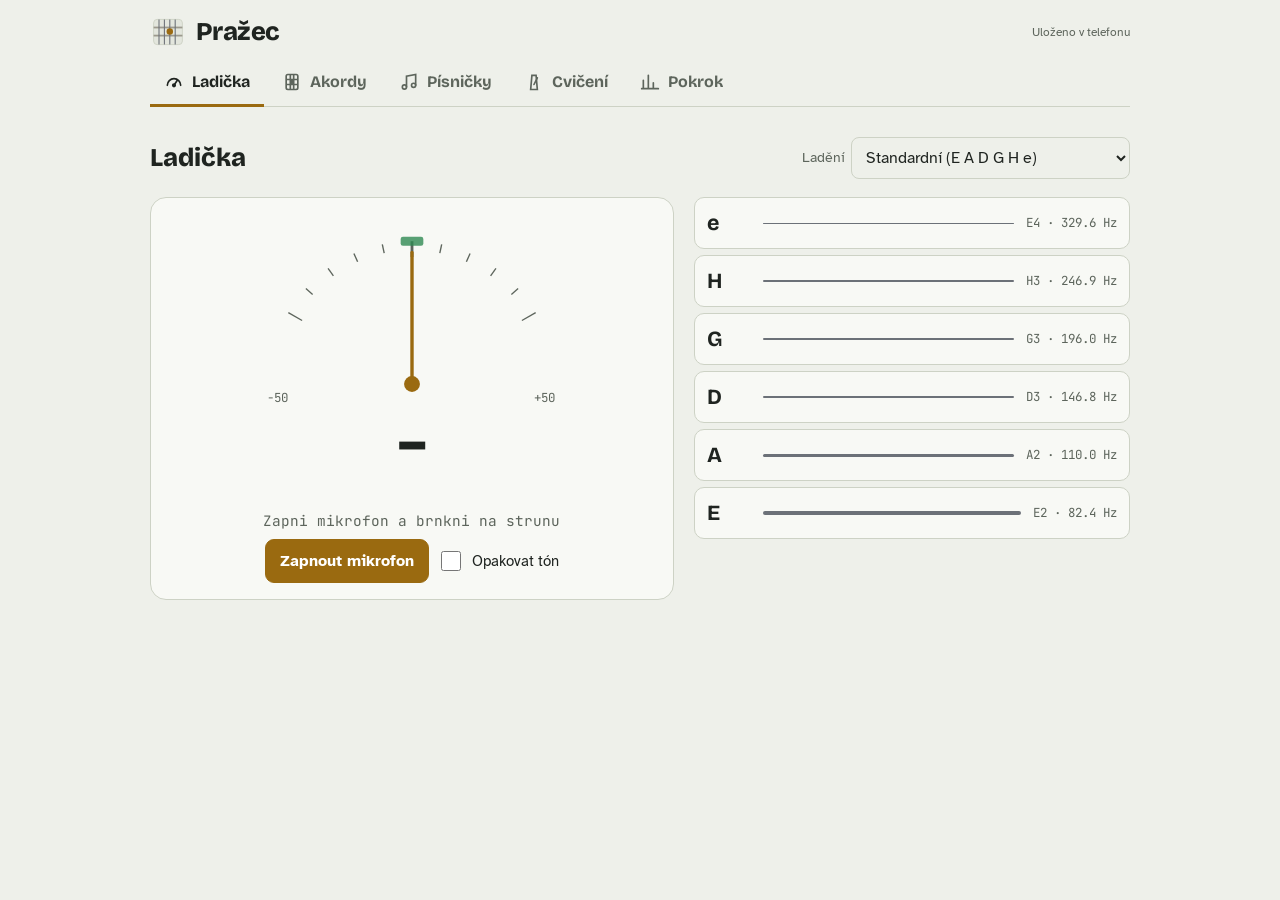
<file: docs/index.html>
<!doctype html>
<html lang="cs"><head><meta charset="utf-8">
<meta name="viewport" content="width=device-width,initial-scale=1,viewport-fit=cover">
<title>Pražec</title>
<meta name="description" content="Ladička, akordy, zpěvník a trénink na kytaru.">
<meta name="theme-color" content="#1b1713" media="(prefers-color-scheme: dark)">
<meta name="theme-color" content="#eef0ea" media="(prefers-color-scheme: light)">
<link rel="manifest" href="manifest.webmanifest">
<link rel="icon" href="icons/icon-192.png">
<link rel="apple-touch-icon" href="icons/apple-touch-icon.png">
<meta name="apple-mobile-web-app-capable" content="yes"><meta name="mobile-web-app-capable" content="yes">
<meta name="apple-mobile-web-app-status-bar-style" content="black-translucent">
<meta name="apple-mobile-web-app-title" content="Pražec">
<link rel="preconnect" href="https://fonts.googleapis.com"><link rel="preconnect" href="https://fonts.gstatic.com" crossorigin><link rel="stylesheet" href="https://fonts.googleapis.com/css2?family=Bricolage+Grotesque:opsz,wght@12..96,700;12..96,800&family=Atkinson+Hyperlegible:wght@400;700&family=JetBrains+Mono:wght@500;700&display=swap">
<style>/* Layout: phone-first workbench — compact header, one content column, thumb-reach tab bar at the bottom (top bar from 900px) */
:root{
  --bg:#1b1713; --surface:#25201a; --surface-2:#2f2820; --line:#3d3429;
  --fg:#f0e7d8; --muted:#b3a691; --accent:#e2b04e; --accent-ink:#1b1713;
  --string:#cfd2d6; --fret:#8d7c63; --sheet:rgba(0,0,0,.55);
  --lv0:#c46454; --lv1:#d08a3a; --lv2:#b9b245; --lv3:#5fae7a;
  --f-display:"Bricolage Grotesque","Segoe UI",system-ui,sans-serif;
  --f-body:"Atkinson Hyperlegible",system-ui,-apple-system,sans-serif;
  --f-mono:"JetBrains Mono",ui-monospace,Menlo,Consolas,monospace;
  --nav-h:64px; --lyr:1.05rem;
  color-scheme:dark;
}
@media (prefers-color-scheme: light){:root:not([data-theme="dark"]){
  --bg:#eef0ea; --surface:#f8f9f5; --surface-2:#e3e6dd; --line:#cdd2c5;
  --fg:#1f2420; --muted:#5d655c; --accent:#9a6a10; --accent-ink:#fff;
  --string:#6c7178; --fret:#9c9a8e; --sheet:rgba(20,24,20,.35);
  --lv0:#b24a3c; --lv1:#b86f1c; --lv2:#8a8420; --lv3:#2f8a52; color-scheme:light}}
:root[data-theme="light"]{
  --bg:#eef0ea; --surface:#f8f9f5; --surface-2:#e3e6dd; --line:#cdd2c5;
  --fg:#1f2420; --muted:#5d655c; --accent:#9a6a10; --accent-ink:#fff;
  --string:#6c7178; --fret:#9c9a8e; --sheet:rgba(20,24,20,.35);
  --lv0:#b24a3c; --lv1:#b86f1c; --lv2:#8a8420; --lv3:#2f8a52; color-scheme:light}
[hidden]{display:none!important}
*{box-sizing:border-box;-webkit-tap-highlight-color:transparent}
html,body{min-height:100%}
body{margin:0;background:var(--bg);color:var(--fg);font:16px/1.5 var(--f-body);
  padding-left:max(16px,env(safe-area-inset-left,0px));padding-right:max(16px,env(safe-area-inset-right,0px));
  padding-block:0 calc(var(--nav-h) + 28px + env(safe-area-inset-bottom,0px))}
.wrap{max-width:980px;margin:0 auto}
h1,h2,h3{font-family:var(--f-display);text-wrap:balance;margin:0;line-height:1.1}
h2{font-size:1.6rem;font-weight:800}
h3{font-size:1.08rem;font-weight:700}
p{margin:0}
code{font-family:var(--f-mono);font-size:.88em;background:var(--surface-2);padding:1px 5px;border-radius:4px}
.muted{color:var(--muted)}
.small-t{font-size:.86rem}
button,input,select,textarea{font:inherit;color:inherit}
button{cursor:pointer;touch-action:manipulation}
:focus-visible{outline:2px solid var(--accent);outline-offset:2px;border-radius:4px}

header.top{display:flex;align-items:center;justify-content:space-between;gap:12px;padding-block:calc(14px + env(safe-area-inset-top,0px)) 10px}
.brand{display:flex;align-items:center;gap:10px}
.brand h1{font-size:1.6rem;font-weight:800;letter-spacing:-.02em}
.save-note{font-size:.75rem;color:var(--muted);text-align:right;max-width:16em}

nav.tabs{position:fixed;left:0;right:0;bottom:0;z-index:20;display:grid;grid-template-columns:repeat(5,1fr);
  background:var(--surface);border-top:1px solid var(--line);
  padding:0 max(4px,env(safe-area-inset-right,0px)) env(safe-area-inset-bottom,0px) max(4px,env(safe-area-inset-left,0px))}
nav.tabs a{display:grid;justify-items:center;gap:2px;padding:8px 2px 6px;min-height:var(--nav-h);color:var(--muted);text-decoration:none;font-size:.72rem;font-weight:700}
nav.tabs a svg{width:24px;height:24px}
nav.tabs a[aria-current="page"]{color:var(--accent)}
@media (min-width:900px){
  body{padding-block:0 48px}
  nav.tabs{position:static;display:flex;gap:4px;background:transparent;border:0;border-bottom:1px solid var(--line);padding:0;margin-bottom:24px;max-width:980px;margin-inline:auto}
  nav.tabs a{display:flex;gap:8px;align-items:center;min-height:0;padding:10px 14px;font-size:1rem;font-family:var(--f-display);border-bottom:3px solid transparent;margin-bottom:-1px}
  nav.tabs a svg{width:20px;height:20px}
  nav.tabs a[aria-current="page"]{color:var(--fg);border-color:var(--accent)}
}
section.view{display:grid;gap:18px;padding-top:6px}
.lead{max-width:62ch;color:var(--muted)}
.sub{display:flex;gap:4px;background:var(--surface-2);border-radius:10px;padding:4px;overflow-x:auto;scrollbar-width:none}
.sub button{flex:1 0 auto;border:0;background:transparent;border-radius:7px;padding:8px 12px;font-weight:700;color:var(--muted);white-space:nowrap}
.sub button[aria-pressed="true"]{background:var(--surface);color:var(--fg);box-shadow:0 1px 2px rgba(0,0,0,.2)}

.btn{display:inline-flex;align-items:center;justify-content:center;gap:6px;border:1px solid var(--line);background:var(--surface-2);padding:8px 14px;border-radius:9px;font-weight:700;min-height:44px}
a.btn{color:inherit;text-decoration:none}
a.btn.primary{color:var(--accent-ink)}
.btn:hover{border-color:var(--accent)}
.btn.primary{background:var(--accent);color:var(--accent-ink);border-color:var(--accent)}
.btn.ghost{background:transparent}
.btn.small{min-height:36px;padding:4px 10px;font-size:.875rem}
.btn.danger{color:var(--lv0)}
.btn.wide{width:100%}
.btn svg{width:18px;height:18px}
.row{display:flex;flex-wrap:wrap;gap:8px;align-items:center}
.row.between{justify-content:space-between}
.panel{background:var(--surface);border:1px solid var(--line);border-radius:14px;padding:16px;display:grid;gap:12px;min-width:0}
.notice{border-left:3px solid var(--accent);padding:8px 12px;background:var(--surface);border-radius:0 8px 8px 0;font-size:.9rem}
label{display:grid;gap:4px;font-size:.85rem;color:var(--muted)}
label.inline{display:flex;align-items:center;gap:8px;font-size:.92rem;color:var(--fg)}
input,select,textarea{background:var(--bg);border:1px solid var(--line);border-radius:8px;padding:9px 10px;color:var(--fg);min-width:0;font-size:16px}
input[type=checkbox]{width:20px;height:20px;accent-color:var(--accent)}
input[type=range]{accent-color:var(--accent);padding:0;border:0;background:transparent}
textarea{min-height:240px;font-family:var(--f-mono);font-size:14px;line-height:1.5;resize:vertical}
.empty{border:1px dashed var(--line);border-radius:14px;padding:24px;text-align:center;color:var(--muted);display:grid;gap:10px;justify-items:center}

/* tuner */
.tuner{display:grid;grid-template-columns:minmax(0,1.2fr) minmax(0,1fr);gap:20px;align-items:start}
@media (max-width:760px){.tuner{grid-template-columns:1fr}}
.meter{background:var(--surface);border:1px solid var(--line);border-radius:16px;padding:16px;display:grid;gap:8px;justify-items:center;text-align:center}
.meter svg{width:100%;max-width:340px;height:auto}
.note-big{font-family:var(--f-display);font-weight:800;font-size:3.4rem;line-height:1}
.cents{font-family:var(--f-mono);font-variant-numeric:tabular-nums;color:var(--muted);font-size:.9rem}
.hint{font-family:var(--f-display);font-weight:700;font-size:1.1rem;min-height:1.4em}
.headstock{display:grid;gap:6px}
.str{display:grid;grid-template-columns:44px 1fr auto;align-items:center;gap:12px;background:var(--surface);border:1px solid var(--line);border-radius:10px;padding:8px 12px;text-align:left;min-height:52px}
.str:hover,.str.on{border-color:var(--accent)}
.str.target{border-color:var(--lv3)}
.str b{font-family:var(--f-display);font-size:1.35rem}
.str .wire{height:var(--w,2px);background:var(--string);border-radius:2px}
.str.on .wire{animation:vib .08s linear infinite}
@keyframes vib{50%{transform:translateY(1.5px)}}
.str span{font-family:var(--f-mono);font-size:.78rem;color:var(--muted);font-variant-numeric:tabular-nums}

/* chords */
.chips{display:flex;gap:6px;overflow-x:auto;scrollbar-width:none;padding-bottom:2px}
.chip{flex:none;border:1px solid var(--line);background:transparent;border-radius:999px;padding:6px 12px;font-size:.875rem;color:var(--muted)}
.chip[aria-pressed="true"]{background:var(--fg);color:var(--bg);border-color:var(--fg)}
.grid{display:grid;grid-template-columns:repeat(auto-fill,minmax(140px,1fr));gap:10px}
@media (max-width:420px){.grid{grid-template-columns:repeat(2,minmax(0,1fr))}}
.card{background:var(--surface);border:1px solid var(--line);border-radius:12px;padding:10px;display:grid;gap:6px;justify-items:center}
.card .name{font-family:var(--f-display);font-weight:800;font-size:1.4rem;line-height:1}
.card .alias{font-size:.72rem;color:var(--muted);min-height:1.1em}
.card .dg{width:100%;max-width:120px;cursor:pointer}
.card .dg svg,.dg svg{width:100%;height:auto;display:block}
.lvl{display:grid;grid-template-columns:repeat(4,1fr);gap:3px;width:100%}
.lvl button{height:32px;border:1px solid var(--line);background:transparent;border-radius:6px;font-size:.8rem;padding:0;color:var(--muted)}
.lvl button[aria-pressed="true"]{color:#fff;border-color:transparent}
.lvl button[data-l="0"][aria-pressed="true"]{background:var(--lv0)}
.lvl button[data-l="1"][aria-pressed="true"]{background:var(--lv1)}
.lvl button[data-l="2"][aria-pressed="true"]{background:var(--lv2)}
.lvl button[data-l="3"][aria-pressed="true"]{background:var(--lv3)}
.lvl-label{font-size:.72rem;color:var(--muted);text-align:center}
.legend{display:flex;flex-wrap:wrap;gap:12px;font-size:.82rem;color:var(--muted)}
.legend i{display:inline-block;width:10px;height:10px;border-radius:3px;margin-right:5px;vertical-align:-1px}

/* songs */
.songs{display:grid;grid-template-columns:minmax(0,290px) minmax(0,1fr);gap:20px;align-items:start}
@media (max-width:760px){.songs{grid-template-columns:1fr}.songs.reading .song-col{display:none}.songs:not(.reading) .pane-col{display:none}}
.song-col{display:grid;gap:8px}
.song-list{display:grid;gap:6px}
.song-item{text-align:left;border:1px solid var(--line);background:var(--surface);border-radius:10px;padding:10px 12px;display:grid;gap:2px;width:100%}
.song-item[aria-current="true"]{border-color:var(--accent)}
.song-item b{font-family:var(--f-display);font-size:1.05rem}
.song-item small{color:var(--muted)}
.tag{display:inline-block;font-size:.68rem;text-transform:uppercase;letter-spacing:.06em;padding:1px 7px;border-radius:999px;border:1px solid var(--line);color:var(--muted)}
.tag.done{border-color:var(--lv3);color:var(--lv3)}
.tag.ex{border-color:var(--accent);color:var(--accent)}
.sheet{background:var(--surface);border:1px solid var(--line);border-radius:14px;padding:16px;display:grid;gap:14px;min-width:0}
.sheet-head{display:flex;flex-wrap:wrap;justify-content:space-between;gap:10px;align-items:flex-start}
.toolbar{display:flex;flex-wrap:wrap;gap:6px;align-items:center}
.toolbar .grp{display:flex;align-items:center;gap:2px;background:var(--surface-2);border-radius:9px;padding:2px}
.toolbar .grp button{border:0;background:transparent;min-width:36px;height:36px;border-radius:7px;font-weight:700}
.toolbar .grp button[aria-pressed="true"]{background:var(--accent);color:var(--accent-ink)}
.toolbar .grp span{font-family:var(--f-mono);font-size:.78rem;padding:0 6px;color:var(--muted);font-variant-numeric:tabular-nums;white-space:nowrap}
.suggest{font-size:.9rem;background:var(--surface-2);border-radius:10px;padding:10px 12px;display:flex;flex-wrap:wrap;gap:8px;align-items:center;justify-content:space-between}
.lyrics{font-size:var(--lyr);overflow-x:auto}
.line{display:flex;flex-wrap:wrap;align-items:flex-end;min-height:1.6em;margin-bottom:4px}
.seg{display:inline-flex;flex-direction:column;white-space:pre}
.seg .ch{font-family:var(--f-mono);font-weight:700;color:var(--accent);font-size:.88em;min-height:1.3em;padding-right:6px;cursor:pointer}
.line.nochords .seg .ch{display:none}
.line.head{font-family:var(--f-display);font-weight:700;color:var(--muted);text-transform:uppercase;letter-spacing:.08em;font-size:.78rem;margin-top:10px}
.used{display:grid;grid-auto-flow:column;grid-auto-columns:78px;gap:8px;overflow-x:auto;padding-bottom:4px;scrollbar-width:thin}
.used .mini{display:grid;justify-items:center;gap:2px;background:var(--surface-2);border-radius:10px;padding:6px;cursor:pointer}
.used .mini b{font-family:var(--f-display);font-size:.95rem}
.used .mini .dot{width:8px;height:8px;border-radius:50%}
@media (min-width:761px){.back-btn{display:none!important}}
.fields{display:grid;grid-template-columns:2fr 2fr 1fr 1fr;gap:10px}
@media (max-width:600px){.fields{grid-template-columns:1fr 1fr}}
.scroll-fab{position:fixed;right:max(16px,calc(env(safe-area-inset-right,0px) + 16px));bottom:calc(var(--nav-h) + 16px + env(safe-area-inset-bottom,0px));z-index:15;display:flex;gap:6px;align-items:center;background:var(--surface);border:1px solid var(--line);border-radius:999px;padding:4px;box-shadow:0 4px 18px rgba(0,0,0,.3)}
.scroll-fab button{border:0;background:transparent;width:40px;height:40px;border-radius:50%;font-weight:800}
.scroll-fab button.go{background:var(--accent);color:var(--accent-ink)}
.scroll-fab span{font-family:var(--f-mono);font-size:.78rem;min-width:2ch;text-align:center}
@media (min-width:900px){.scroll-fab{bottom:24px}}

/* bottom sheet */
.sheet-bg{position:fixed;inset:0;background:var(--sheet);z-index:40;display:grid;align-items:end;justify-items:center}
.bsheet{background:var(--surface);border-radius:18px 18px 0 0;width:100%;max-width:520px;max-height:88vh;overflow:auto;
  padding:18px max(16px,env(safe-area-inset-right,0px)) calc(18px + env(safe-area-inset-bottom,0px)) max(16px,env(safe-area-inset-left,0px));display:grid;gap:12px}
@media (min-width:700px){.sheet-bg{align-items:center}.bsheet{border-radius:18px}}
.bsheet .grab{width:40px;height:4px;border-radius:2px;background:var(--line);justify-self:center}
.chord-pop{display:grid;grid-template-columns:120px 1fr;gap:16px;align-items:center}
.chord-pop .name{font-family:var(--f-display);font-weight:800;font-size:2.6rem;line-height:1}
.preview{max-height:40vh;overflow:auto;border:1px solid var(--line);border-radius:10px;padding:10px;background:var(--bg)}

/* practice */
.drill{display:grid;grid-template-columns:minmax(0,1fr) minmax(0,1fr);gap:20px;align-items:center}
@media (max-width:640px){.drill{grid-template-columns:1fr}}
.drill-card{background:var(--surface);border:1px solid var(--line);border-radius:16px;padding:20px;display:grid;justify-items:center;gap:10px}
.drill-card .name{font-family:var(--f-display);font-weight:800;font-size:3.6rem;line-height:1}
.drill-card .dg{width:100%;max-width:180px}
.timer{font-family:var(--f-mono);font-size:1.05rem;font-variant-numeric:tabular-nums}
.pair{display:grid;grid-template-columns:1fr auto 1fr;gap:10px;align-items:center}
.pair .dg{max-width:130px;justify-self:center;width:100%}
.big-tap{width:100%;min-height:120px;border-radius:18px;border:0;background:var(--accent);color:var(--accent-ink);font-family:var(--f-display);font-weight:800;font-size:1.4rem;display:grid;place-items:center;gap:2px}
.big-tap b{font-size:3rem;line-height:1;font-variant-numeric:tabular-nums}
.big-tap:disabled{background:var(--surface-2);color:var(--muted)}
.countdown{font-family:var(--f-mono);font-size:2rem;font-weight:700;font-variant-numeric:tabular-nums;text-align:center}

.metro{display:grid;gap:16px}
.bpm{display:flex;align-items:baseline;justify-content:center;gap:8px}
.bpm b{font-family:var(--f-display);font-size:4rem;font-weight:800;line-height:1;font-variant-numeric:tabular-nums}
.beats{display:flex;gap:8px;justify-content:center}
.beats i{width:18px;height:18px;border-radius:50%;background:var(--surface-2);border:2px solid var(--line)}
.beats i.acc{border-color:var(--accent)}
.beats i.on{background:var(--accent);border-color:var(--accent)}
.pattern{display:grid;grid-template-columns:repeat(var(--n,8),1fr);gap:4px}
.pattern div{display:grid;justify-items:center;gap:2px;padding:6px 0;border-radius:8px;background:var(--surface-2);font-family:var(--f-mono);font-size:.72rem;color:var(--muted)}
.pattern div b{font-size:1.4rem;line-height:1;color:var(--fg);min-height:1em}
.pattern div.on{background:var(--accent);color:var(--accent-ink)}
.pattern div.on b{color:var(--accent-ink)}

/* progress */
.stats{display:grid;grid-template-columns:repeat(4,minmax(0,1fr));gap:12px}
@media (max-width:640px){.stats{grid-template-columns:repeat(2,minmax(0,1fr))}}
.stat{border-top:3px solid var(--line);padding-top:8px}
.stat b{display:block;font-family:var(--f-display);font-size:1.9rem;font-weight:800;font-variant-numeric:tabular-nums;line-height:1.1}
.stat span{font-size:.82rem;color:var(--muted)}
.bar{display:flex;height:14px;border-radius:7px;overflow:hidden;background:var(--surface-2)}
.bar i{display:block;height:100%}
.days{display:grid;grid-template-columns:repeat(14,1fr);gap:4px}
.days div{aspect-ratio:1;border-radius:4px;background:var(--surface-2);max-width:100%}
.days div[data-n]{background:color-mix(in srgb,var(--accent) calc(30% + var(--k)*70%),var(--surface-2))}
.days-l{display:flex;justify-content:space-between;font-size:.72rem;color:var(--muted)}
table{width:100%;border-collapse:collapse;font-size:.9rem}
th,td{text-align:left;padding:8px 6px;border-bottom:1px solid var(--line)}
th{font-size:.72rem;text-transform:uppercase;letter-spacing:.06em;color:var(--muted);font-weight:700}
td.num{font-family:var(--f-mono);font-variant-numeric:tabular-nums;white-space:nowrap}
.tbl{overflow-x:auto}
.pill{display:inline-block;padding:1px 8px;border-radius:999px;font-size:.76rem;color:#fff;white-space:nowrap}
.toast{position:fixed;left:50%;transform:translateX(-50%);bottom:calc(var(--nav-h) + 20px + env(safe-area-inset-bottom,0px));background:var(--fg);color:var(--bg);padding:10px 16px;border-radius:10px;z-index:50;font-weight:700;font-size:.92rem;max-width:calc(100% - 32px)}
svg text{font-family:var(--f-mono)}
@media (prefers-reduced-motion: reduce){*{animation:none!important;transition:none!important;scroll-behavior:auto!important}}

/* hraní s písničkou */
.lyrics .seg .ch{align-self:flex-start}
.lyrics .ch.now{background:var(--accent);color:var(--accent-ink);border-radius:5px;padding:0 5px;margin-right:4px}
.lyrics .line.cur{background:color-mix(in srgb,var(--accent) 12%,transparent);border-radius:6px;box-shadow:-8px 0 0 color-mix(in srgb,var(--accent) 12%,transparent),8px 0 0 color-mix(in srgb,var(--accent) 12%,transparent)}
body.playing .lyrics{padding-bottom:230px}
.play-dock{position:fixed;left:0;right:0;bottom:calc(var(--nav-h) + env(safe-area-inset-bottom,0px));z-index:18;background:var(--surface);border-top:1px solid var(--line);box-shadow:0 -6px 20px rgba(0,0,0,.18);
  padding:10px max(16px,env(safe-area-inset-right,0px)) 8px max(16px,env(safe-area-inset-left,0px));display:grid;gap:4px}
@media (min-width:900px){.play-dock{bottom:0}}
.pd-main{display:grid;grid-template-columns:auto minmax(0,1fr) auto;gap:12px;align-items:center;max-width:980px;margin:0 auto;width:100%}
.pd-ch{display:grid;justify-items:center;cursor:pointer}
.pd-ch .dg{width:68px}
.pd-ch b{font-family:var(--f-display);font-size:1.5rem;font-weight:800;line-height:1}
.pd-mid{display:grid;gap:6px;justify-items:center;min-width:0}
.pd-tempo{display:flex;align-items:center;gap:8px;font-family:var(--f-mono);font-size:.85rem;font-variant-numeric:tabular-nums}
.pd-tempo b{font-size:1.1rem}
.pd-tempo button{border:1px solid var(--line);background:var(--surface-2);border-radius:8px;min-width:40px;height:34px;font-weight:700}
.pd-next{font-size:1rem;color:var(--muted)}.pd-next b{color:var(--fg);font-family:var(--f-display);font-size:1.25rem}
.pd-count{font-weight:700;color:var(--accent);min-height:0}
.pd-count:empty{display:none}
.pd-stop{width:52px;height:52px;border-radius:50%;border:0;background:var(--accent);color:var(--accent-ink);font-size:1.1rem}
.pd-opts{max-width:980px;margin:0 auto;width:100%;font-size:.88rem}
.pd-opts summary{cursor:pointer;color:var(--muted);padding:2px 0}
.pd-opt-in{display:grid;gap:8px;padding:6px 0 4px}
.pd-opt-in select{padding:6px 8px}
</style></head><body>
<div class="wrap">
  <header class="top">
    <div class="brand">
      <svg width="36" height="36" viewBox="0 0 40 40" aria-hidden="true">
        <rect x="4" y="6" width="32" height="28" rx="4" fill="var(--surface-2)" stroke="var(--line)"/>
        <g stroke="var(--fret)" stroke-width="2"><line x1="4" y1="15" x2="36" y2="15"/><line x1="4" y1="24" x2="36" y2="24"/></g>
        <g stroke="var(--string)" stroke-width="1.2"><line x1="10" y1="6" x2="10" y2="34"/><line x1="16" y1="6" x2="16" y2="34"/><line x1="22" y1="6" x2="22" y2="34"/><line x1="28" y1="6" x2="28" y2="34"/></g>
        <circle cx="22" cy="19.5" r="3.6" fill="var(--accent)"/>
      </svg>
      <h1>Pražec</h1>
    </div>
    <p class="save-note" id="saveNote">Načítám…</p>
  </header>
</div>
<nav class="tabs" aria-label="Sekce">
  <a href="#ladicka" data-v="ladicka"><svg viewBox="0 0 24 24" fill="none" stroke="currentColor" stroke-width="2" stroke-linecap="round" aria-hidden="true"><path d="M4 16a8 8 0 0 1 16 0"/><path d="M12 16l4-6"/><circle cx="12" cy="16" r="1.5" fill="currentColor"/></svg>Ladička</a>
  <a href="#akordy" data-v="akordy"><svg viewBox="0 0 24 24" fill="none" stroke="currentColor" stroke-width="2" aria-hidden="true"><rect x="5" y="3" width="14" height="18" rx="2"/><path d="M5 9h14M5 15h14M10 3v18M14 3v18"/><circle cx="12" cy="12" r="1.6" fill="currentColor"/></svg>Akordy</a>
  <a href="#pisnicky" data-v="pisnicky"><svg viewBox="0 0 24 24" fill="none" stroke="currentColor" stroke-width="2" stroke-linecap="round" aria-hidden="true"><path d="M9 18V5l11-2v13"/><circle cx="6.5" cy="18" r="2.5"/><circle cx="17.5" cy="16" r="2.5"/></svg>Písničky</a>
  <a href="#cviceni" data-v="cviceni"><svg viewBox="0 0 24 24" fill="none" stroke="currentColor" stroke-width="2" stroke-linecap="round" aria-hidden="true"><path d="M8 21h8l-1.5-17h-5z"/><path d="M12 15l4-8"/></svg>Cvičení</a>
  <a href="#pokrok" data-v="pokrok"><svg viewBox="0 0 24 24" fill="none" stroke="currentColor" stroke-width="2" stroke-linecap="round" aria-hidden="true"><path d="M4 20V10M10 20V4M16 20v-7M22 20H2"/></svg>Pokrok</a>
</nav>
<main class="wrap">

  <section class="view" id="v-ladicka">
    <div class="row between">
      <h2>Ladička</h2>
      <label for="tuning" class="inline" style="gap:6px"><span class="muted small-t">Ladění</span><select id="tuning"></select></label>
    </div>
    <div class="tuner">
      <div class="meter">
        <svg viewBox="0 0 300 170" role="img" aria-label="Ukazatel ladění">
          <g id="ticks"></g>
          <rect x="140" y="20" width="20" height="8" rx="2" fill="var(--lv3)" opacity=".8"/>
          <line id="needle" x1="150" y1="150" x2="150" y2="34" stroke="var(--accent)" stroke-width="3" stroke-linecap="round" style="transform-origin:150px 150px;transition:transform .12s"/>
          <circle cx="150" cy="150" r="7" fill="var(--accent)"/>
          <text x="22" y="166" font-size="11" fill="var(--muted)">−50</text>
          <text x="258" y="166" font-size="11" fill="var(--muted)">+50</text>
        </svg>
        <div class="note-big" id="tNote">–</div>
        <div class="hint" id="tHint"></div>
        <div class="cents" id="tInfo">Zapni mikrofon a brnkni na strunu</div>
        <div class="row" style="justify-content:center">
          <button class="btn primary" id="micBtn" type="button">Zapnout mikrofon</button>
          <label class="inline" for="loopTone"><input type="checkbox" id="loopTone"> Opakovat tón</label>
        </div>
        <p class="notice" id="micMsg" hidden></p>
      </div>
      <div class="headstock" id="strings"></div>
    </div>
  </section>

  <section class="view" id="v-akordy" hidden>
    <div class="row between">
      <h2>Akordy</h2>
      <input id="chordSearch" type="search" placeholder="Hledat, třeba C#m nebo G7" aria-label="Hledat akord" style="flex:1 1 180px;max-width:260px">
    </div>
    <div class="chips" id="chordFilters"></div>
    <div class="legend">
      <span><i style="background:var(--lv0)"></i>✕ Neumím</span><span><i style="background:var(--lv1)"></i>~ Učím se</span>
      <span><i style="background:var(--lv2)"></i>✓ Jde to</span><span><i style="background:var(--lv3)"></i>★ Sedí</span>
    </div>
    <div class="grid" id="chordGrid"></div>
  </section>

  <section class="view" id="v-pisnicky" hidden>
    <div class="songs" id="songsWrap">
      <div class="song-col">
        <div class="row between"><h2>Písničky</h2>
          <div class="row"><button class="btn small primary" id="importSong" type="button">Z webu</button><button class="btn small" id="newSong" type="button">Napsat</button></div></div>
        <input id="songSearch" type="search" placeholder="Hledat písničku" aria-label="Hledat písničku">
        <div class="song-list" id="songList"></div>
      </div>
      <div class="pane-col" id="songPane"></div>
    </div>
  </section>

  <section class="view" id="v-cviceni" hidden>
    <h2>Cvičení</h2>
    <div class="sub" role="group" aria-label="Druh cvičení">
      <button type="button" data-mode="drill">Akordy</button>
      <button type="button" data-mode="pair">Přechody</button>
      <button type="button" data-mode="metro">Metronom a rytmus</button>
    </div>
    <div id="practicePane"></div>
  </section>

  <section class="view" id="v-pokrok" hidden>
    <h2>Pokrok</h2>
    <div class="stats" id="stats"></div>
    <div style="display:grid;gap:8px"><h3>Akordy podle toho, jak ti jdou</h3><div class="bar" id="lvBar"></div><div class="legend" id="lvLegend"></div></div>
    <div style="display:grid;gap:8px"><h3>Posledních 14 dní</h3><div class="days" id="days"></div><div class="days-l"><span id="dFrom"></span><span>dnes</span></div></div>
    <div style="display:grid;gap:8px"><h3>Na co se zaměřit</h3>
      <div class="tbl"><table><thead><tr><th>Akord</th><th>Jak jde</th><th>Čistě</th><th>Naposledy</th></tr></thead><tbody id="focus"></tbody></table></div></div>
    <div style="display:grid;gap:8px" id="pairsBox"></div>
    <div class="panel">
      <h3>Nastavení</h3>
      <label class="inline" for="optLefty"><input type="checkbox" id="optLefty"> Hraju levou rukou (zrcadlit hmatníky)</label>
      <label class="inline" for="optWake"><input type="checkbox" id="optWake"> Nezhasínat displej u písničky</label>
      <div class="row">
        <button class="btn small" id="exportBtn" type="button">Stáhnout zálohu</button>
        <label class="btn small" for="importFile" style="display:inline-flex;color:var(--fg);font-size:.875rem">Nahrát zálohu<input id="importFile" type="file" accept="application/json,.json" hidden></label>
        <button class="btn small ghost" id="installBtn" type="button" hidden>Nainstalovat do telefonu</button>
      </div>
      <p class="muted small-t" id="storeInfo"></p>
    </div>
  </section>
</main>
<div id="layer"></div>

<script>/* Pražec: hudební logika bez DOM (akordy, transpozice, import textu) */
const Music=(()=>{
"use strict";
const NOTES=["C","C#","D","D#","E","F","F#","G","G#","A","B","H"];
const STD=[40,45,50,55,59,64];
const TUNINGS={
  standard:{name:"Standardní (E A D G H e)",midi:[40,45,50,55,59,64],names:["E","A","D","G","H","e"]},
  dropd:{name:"Drop D (D A D G H e)",midi:[38,45,50,55,59,64],names:["D","A","D","G","H","e"]},
  half:{name:"O půltón níž (Es As Des Ges B es)",midi:[39,44,49,54,58,63],names:["Es","As","Des","Ges","B","es"]},
  dadgad:{name:"DADGAD",midi:[38,45,50,55,57,62],names:["D","A","D","G","A","d"]},
  openg:{name:"Open G (D G D G H d)",midi:[38,43,50,55,59,62],names:["D","G","D","G","H","d"]}
};
const LEVELS=["Neumím","Učím se","Jde to","Sedí"];
// pražce od basové E po tenkou e; -1 = nehraje; barre = [pražec, od struny, po strunu]
const CHORDS=[
 ["Em",[0,2,2,0,0,0],"zaklad"],["Am",[-1,0,2,2,1,0],"zaklad"],["C",[-1,3,2,0,1,0],"zaklad"],["G",[3,2,0,0,0,3],"zaklad"],
 ["D",[-1,-1,0,2,3,2],"zaklad"],["E",[0,2,2,1,0,0],"zaklad"],["A",[-1,0,2,2,2,0],"zaklad"],["Dm",[-1,-1,0,2,3,1],"zaklad"],
 ["E7",[0,2,0,1,0,0],"sept"],["A7",[-1,0,2,0,2,0],"sept"],["D7",[-1,-1,0,2,1,2],"sept"],["G7",[3,2,0,0,0,1],"sept"],
 ["C7",[-1,3,2,3,1,0],"sept"],["H7",[-1,2,1,2,0,2],"sept"],["Am7",[-1,0,2,0,1,0],"sept"],["Em7",[0,2,2,0,3,0],"sept"],
 ["Dm7",[-1,-1,0,2,1,1],"sept"],["Cmaj7",[-1,3,2,0,0,0],"sept"],["Fmaj7",[-1,-1,3,2,1,0],"sept"],["Dmaj7",[-1,-1,0,2,2,2],"sept"],
 ["Amaj7",[-1,0,2,1,2,0],"sept"],
 ["F",[1,3,3,2,1,1],"barre",[1,0,5]],["Fm",[1,3,3,1,1,1],"barre",[1,0,5]],["Hm",[-1,2,4,4,3,2],"barre",[2,1,5]],
 ["F#m",[2,4,4,2,2,2],"barre",[2,0,5]],["F#",[2,4,4,3,2,2],"barre",[2,0,5]],["Gm",[3,5,5,3,3,3],"barre",[3,0,5]],
 ["Cm",[-1,3,5,5,4,3],"barre",[3,1,5]],["H",[-1,2,4,4,4,2],"barre",[2,1,5]],["B",[-1,1,3,3,3,1],"barre",[1,1,5]],
 ["C#m",[-1,4,6,6,5,4],"barre",[4,1,5]],["G#m",[4,6,6,4,4,4],"barre",[4,0,5]],
 ["Dsus2",[-1,-1,0,2,3,0],"sus"],["Dsus4",[-1,-1,0,2,3,3],"sus"],["Asus2",[-1,0,2,2,0,0],"sus"],["Asus4",[-1,0,2,2,3,0],"sus"],
 ["Esus4",[0,2,2,2,0,0],"sus"],["Cadd9",[-1,3,2,0,3,0],"sus"],["G6",[3,2,0,0,0,0],"sus"],["Am/G",[3,0,2,2,1,0],"sus"]
];
const CATS=[["vse","Všechny"],["zaklad","Základní"],["sept","Septakordy a maj7"],["barre","Barré"],["sus","Sus, add a další"]];
const ALIAS={Hm:"Bm",H7:"B7",H:"B",B:"Bb"};
const DICT={};CHORDS.forEach(([n,f,c,b])=>DICT[n]={name:n,frets:f,cat:c,barre:b||null});

const Q_OK=/^(?:maj|min|mi|m|M|dim|aug|sus|add|no|[0-9]|\+|-|°|ø|\(|\)|b|#|,)*$/;
function parseChord(s){
  if(typeof s!=="string") return null;
  s=s.trim(); const m=/^([A-H])(.*)$/.exec(s); if(!m) return null;
  let r=m[1]==="B"?10:NOTES.indexOf(m[1]),rest=m[2];
  if(m[1]==="B"&&rest.startsWith("b")&&!/^b(?:5|9|13)/.test(rest)) rest=rest.slice(1);
  else   if(rest.startsWith("#")||rest.startsWith("is")&&m[1]!=="H"){r++;rest=rest.slice(rest[0]==="#"?1:2)}
  else if(rest.startsWith("b")&&!/^b(?:5|9|13)/.test(rest)){r--;rest=rest.slice(1)}
  else if(rest.startsWith("es")&&m[1]!=="E"&&m[1]!=="A"){r--;rest=rest.slice(2)}
  else if((m[1]==="E"||m[1]==="A")&&rest.startsWith("s")&&!rest.startsWith("sus")){r--;rest=rest.slice(1)}
  let bass=null; const sl=rest.indexOf("/");
  if(sl>=0){const b=parseChord(rest.slice(sl+1)); if(!b||b.q) return null; bass=b.root; rest=rest.slice(0,sl)}
  if(!Q_OK.test(rest)) return null;
  return {root:(r+12)%12,q:rest,bass};
}
const isChord=s=>!!parseChord(s);
function fmt(p){return NOTES[p.root]+p.q+(p.bass!=null?"/"+NOTES[p.bass]:"")}
function normName(s){const p=parseChord(s);return p?fmt(p):s}
function qNorm(q){
  if(/^(mi|min|-)$/.test(q)) return "m";
  if(/^(mi7|min7|-7)$/.test(q)) return "m7";
  if(/^(maj7|M7|7maj|maj)$/.test(q)) return q==="maj"?"":"maj7";
  if(q==="sus") return "sus4";
  return q;
}
// když tvar neznám, zjednoduším na příbuzný
const SIMPLER={"9":"7","7sus4":"7","6":"","add9":"","add2":"","m6":"m","m9":"m7","maj9":"maj7","5":"","13":"7","11":"7","m11":"m7","7b9":"7","aug":"","dim":"m","dim7":"m","sus2":"sus2"};
const SHAPES={
  E:{"":[0,2,2,1,0,0],m:[0,2,2,0,0,0],"7":[0,2,0,1,0,0],m7:[0,2,0,0,0,0],maj7:[0,-1,1,1,0,-1],sus4:[0,2,2,2,0,0]},
  A:{"":[-1,0,2,2,2,0],m:[-1,0,2,2,1,0],"7":[-1,0,2,0,2,0],m7:[-1,0,2,0,1,0],maj7:[-1,0,2,1,2,0],sus4:[-1,0,2,2,3,0],sus2:[-1,0,2,2,0,0]}
};
function getChord(name){
  const p=parseChord(name); if(!p) return null;
  const full=fmt(p); if(DICT[full]) return DICT[full];
  let q=qNorm(p.q),simplified=false;
  const base=NOTES[p.root]+q;
  if(DICT[base]) return {...DICT[base],name:full,bassNote:p.bass!=null?NOTES[p.bass]:null};
  if(!(q in SHAPES.E)&&!(q in SHAPES.A)){ if(q in SIMPLER){q=SIMPLER[q];simplified=true} else return null }
  if(DICT[NOTES[p.root]+q]) return {...DICT[NOTES[p.root]+q],name:full,simplified,bassNote:p.bass!=null?NOTES[p.bass]:null};
  const opts=[];
  if(SHAPES.E[q]) opts.push(["E",(p.root-4+12)%12]);
  if(SHAPES.A[q]) opts.push(["A",(p.root-9+12)%12]);
  opts.sort((a,b)=>a[1]-b[1]);
  const [shape,f]=opts[0];
  const frets=SHAPES[shape][q].map(x=>x<0?-1:x+f);
  const barre=f>0&&q!=="maj7"?[f,shape==="A"?1:0,5]:null;
  return {name:full,frets,cat:"gen",barre,simplified,bassNote:p.bass!=null?NOTES[p.bass]:null};
}
function difficulty(ch){if(!ch) return 5; if(ch.cat==="gen") return ch.barre?3.5:2.5; if(ch.cat==="barre") return 3; return ch.cat==="zaklad"?1:1.5}
function transpose(s,st){const p=parseChord(s); if(!p||!st) return p?fmt(p):s;
  return fmt({root:(p.root+st+120)%12,q:p.q,bass:p.bass!=null?(p.bass+st+120)%12:null})}
const midiFreq=m=>440*Math.pow(2,(m-69)/12);
const midiName=m=>NOTES[m%12]+(Math.floor(m/12)-1);

function chordsIn(text){const s=[];(text||"").replace(/\[([^\]]+)\]/g,(_,c)=>{c=c.trim();if(isChord(c)&&!s.includes(c)) s.push(c)});return s}

/* ---- import textu z webu ---- */
const DECOR=/^(\|+|\/+|-+|:+|%|x\d+|\d+x|\(x?\d+x?\)|\.+|N\.?C\.?|\*+)$/i;
function chordTokens(line){
  const out=[];let any=false,re=/\S+/g,m;
  while((m=re.exec(line))){
    let t=m[0],off=0;
    if(DECOR.test(t)) continue;
    const lead=/^[(|[]+/.exec(t); if(lead){off=lead[0].length;t=t.slice(off)}
    t=t.replace(/[)|\],.:]+$/,"");
    if(!t) continue;
    if(!isChord(t)) return null;
    out.push({pos:m.index+off,name:t});any=true;
  }
  return any?out:null;
}
const HEAD_ONLY=/^\s*[\[(]?\s*((?:ref(?:r[eé]n)?|rf|r|chorus|verse|sloka|intro|outro|bridge|mezihra|předehra|predehra|dohra|coda|solo|pre-chorus|interlude)\s*\d*|\d+)\s*[\])]?\s*[.:)]?\s*$/i;
const HEAD_PREFIX=/^\s*((?:ref(?:r[eé]n)?|rf|r|chorus|verse|sloka)\s*\d*|\d+)\s*[.:)]\s+(?=\S)/i;
const LABELS={r:"Refrén",rf:"Refrén",ref:"Refrén","refrén":"Refrén",refren:"Refrén",chorus:"Refrén",verse:"Sloka",sloka:"Sloka",intro:"Předehra","předehra":"Předehra",predehra:"Předehra",outro:"Dohra",dohra:"Dohra",bridge:"Mezihra",mezihra:"Mezihra",interlude:"Mezihra",solo:"Sólo",coda:"Dohra","pre-chorus":"Předrefrén"};
function label(raw){
  const m=/^([^\d\s]*)\s*(\d*)$/.exec(raw.trim().toLowerCase().replace(/\.$/,""));
  if(!m) return raw;
  if(!m[1]) return m[2]+". sloka";
  const l=LABELS[m[1]]||raw.trim();
  return m[2]?l+" "+m[2]:l;
}
function englishToCzech(name){
  const p=/^B(b|#)?(.*)$/.exec(name); if(!p) return name;
  if(p[1]==="b") return "B"+p[2];
  if(p[1]==="#") return "C"+p[2];
  return "H"+p[2];
}
function importText(raw,opt){
  opt=opt||{};
  let title=opt.title||"",artist=opt.artist||"";
  let t=String(raw||"").replace(/\r\n?/g,"\n").replace(/ /g," ");
  t=t.split("\n").map(l=>{let o="";for(const c of l){if(c==="\t"){o+=" ".repeat(8-o.length%8)}else o+=c}return o}).join("\n");
  let bpm=null;const bm=/(?:\btempo|\bbpm)\s*[:=]?\s*(\d{2,3})\b|\b(\d{2,3})\s*bpm\b/i.exec(t);
  if(bm){const v=+(bm[1]||bm[2]);if(v>=40&&v<=240) bpm=v}
  // r.jina.ai hlavička
  const jt=/^Title:\s*(.+)$/m.exec(t); if(jt&&!title) title=jt[1].trim();
  t=t.replace(/^(Title|URL Source|Published Time|Markdown Content|Warning):.*$/gm,"");
  // Ultimate Guitar značky
  t=t.replace(/\[ch\]([^\[]*?)\[\/ch\]/g,"$1").replace(/\[\/?tab\]/g,"");
  // největší blok kódu s akordy (markdown)
  const blocks=[...t.matchAll(/```[^\n]*\n([\s\S]*?)```/g)].map(m=>m[1]).filter(b=>b.split("\n").some(l=>chordTokens(l)));
  if(blocks.length) t=blocks.sort((a,b)=>b.length-a.length)[0];
  let lines=t.split("\n").map(l=>l.replace(/\s+$/,""));
  // název z první řádky "Interpret - Název"
  if(!title){
    const i=lines.findIndex(l=>l.trim());
    if(i>=0){const l=lines[i].trim(),m=/^(.{1,60}?)\s+[-–—]\s+(.{1,60})$/.exec(l);
      if(m&&!chordTokens(l)&&!/\[/.test(l)){artist=m[1].trim();title=m[2].trim();lines.splice(i,1)}}
  } else if(/\s[-–—]\s/.test(title)&&!artist){
    const m=/^(.+?)\s+[-–—]\s+(.+?)(?:\s+[-–|—].*)?$/.exec(title); if(m){artist=m[1].trim();title=m[2].trim()}
  }
  title=title.replace(/\s*[(\[]?(akordy|chords?|text|tab|ver\.?\s*\d+)[)\]]?.*$/i,"").replace(/\s+[@|].*$/,"").trim();
  // anglické B?
  const allTok=[];lines.forEach(l=>{const c=chordTokens(l);if(c) c.forEach(x=>allTok.push(x.name));(l.match(/\[([^\]]+)\]/g)||[]).forEach(x=>allTok.push(x.slice(1,-1)))});
  const hasH=allTok.some(x=>/^H/.test(x)),hasB=allTok.some(x=>/^B(?!b)/.test(x));
  const english=opt.englishB!=null?opt.englishB:(hasB&&!hasH);
  const conv=n=>english?englishToCzech(n):n;
  const out=[];
  for(let i=0;i<lines.length;i++){
    let line=lines[i];
    const h=HEAD_ONLY.exec(line);
    if(h&&!chordTokens(line)){out.push("{"+label(h[1])+"}");continue}
    const ct=chordTokens(line);
    if(ct){
      const nx=lines[i+1];
      if(nx!=null&&nx.trim()&&!chordTokens(nx)&&!HEAD_ONLY.test(nx)&&!/\[[^\]]+\]/.test(nx)){
        let ly=nx;const pre=HEAD_PREFIX.exec(ly);let head=null;
        if(pre){head=label(pre[1]);ly=" ".repeat(pre[0].length)+ly.slice(pre[0].length)}
        for(const c of ct.slice().reverse()){
          if(c.pos>ly.length) ly=ly+" ".repeat(c.pos-ly.length);
          ly=ly.slice(0,c.pos)+"["+conv(c.name)+"]"+ly.slice(c.pos);
        }
        if(head) out.push("{"+head+"}");
        out.push(head?ly.trim().replace(/^(\[[^\]]+\])\s+/,"$1"):ly.replace(/\s+$/,"").replace(/^ +(?=\[)/,""));i++;
      } else out.push(ct.map(c=>"["+conv(c.name)+"]").join(" "));
      continue;
    }
    if(english) line=line.replace(/\[([^\]]+)\]/g,(m,c)=>isChord(c)?"["+englishToCzech(c)+"]":m);
    const pre=HEAD_PREFIX.exec(line);
    if(pre&&(/\[/.test(line)||/^(ref|r|rf|chorus)/i.test(pre[1]))){out.push("{"+label(pre[1])+"}");line=line.slice(pre[0].length)}
    out.push(line);
  }
  let text=out.join("\n").replace(/\n{3,}/g,"\n\n").replace(/^\n+|\n+$/g,"");
  // odstraň běžné ocásky webu
  text=text.replace(/\n.*(©|copyright|všechna práva|all rights).*$/gim,"");
  return {title,artist,text,english,bpm,chords:chordsIn(text)};
}

return {NOTES,STD,TUNINGS,LEVELS,CHORDS,CATS,ALIAS,DICT,parseChord,isChord,normName,getChord,difficulty,transpose,midiFreq,midiName,chordsIn,chordTokens,importText};
})();
if(typeof module!=="undefined") module.exports=Music;

/* Pražec: rozpoznání tempa ze zvuku (bez DOM).
   Postup: spektrální tok -> obálka nástupů -> autokorelace -> hřebenový filtr přes násobky doby. */
const Tempo=(()=>{
"use strict";
const N=1024;
const fftCache={};
function tables(n){
  if(fftCache[n]) return fftCache[n];
  const rev=new Uint32Array(n),bits=Math.log2(n);
  for(let i=0;i<n;i++){let r=0;for(let b=0;b<bits;b++) r|=((i>>b)&1)<<(bits-1-b);rev[i]=r}
  const cos=new Float32Array(n/2),sin=new Float32Array(n/2);
  for(let i=0;i<n/2;i++){cos[i]=Math.cos(2*Math.PI*i/n);sin[i]=-Math.sin(2*Math.PI*i/n)}
  const win=new Float32Array(n);for(let i=0;i<n;i++) win[i]=0.5-0.5*Math.cos(2*Math.PI*i/(n-1));
  return fftCache[n]={rev,cos,sin,win};
}
function fftMag(re,im,out){
  const n=re.length,{rev,cos,sin}=tables(n);
  for(let i=0;i<n;i++){const j=rev[i];if(j>i){let t=re[i];re[i]=re[j];re[j]=t;t=im[i];im[i]=im[j];im[j]=t}}
  for(let size=2;size<=n;size<<=1){const half=size>>1,step=n/size;
    for(let s=0;s<n;s+=size) for(let k=0;k<half;k++){
      const c=cos[k*step],sn=sin[k*step],a=s+k,b=a+half;
      const tr=re[b]*c-im[b]*sn,ti=re[b]*sn+im[b]*c;
      re[b]=re[a]-tr;im[b]=im[a]-ti;re[a]+=tr;im[a]+=ti}}
  for(let i=0;i<out.length;i++) out[i]=Math.sqrt(re[i]*re[i]+im[i]*im[i]);
}
// obálka nástupů: 100 snímků za sekundu
function onsets(x,sr){
  const fps=100,hop=Math.max(1,Math.round(sr/fps)),{win}=tables(N);
  const frames=Math.max(0,Math.floor((x.length-N)/hop)),bins=Math.min(N/2,Math.round(8000/(sr/N)));
  const env=new Float32Array(frames),re=new Float32Array(N),im=new Float32Array(N),mag=new Float32Array(bins);
  let prev=new Float32Array(bins),cur=new Float32Array(bins);
  for(let f=0;f<frames;f++){
    const o=f*hop;for(let i=0;i<N;i++){re[i]=x[o+i]*win[i];im[i]=0}
    fftMag(re,im,mag);
    let s=0;for(let k=1;k<bins;k++){cur[k]=Math.log(1+100*mag[k]);const d=cur[k]-prev[k];if(d>0) s+=d}
    env[f]=f?s:0;const t=prev;prev=cur;cur=t;
  }
  // odečti klouzavý průměr (0,5 s) a normalizuj
  const w=Math.round(fps*0.25),out=new Float32Array(frames);let sum=0;
  const pre=new Float64Array(frames+1);for(let i=0;i<frames;i++) pre[i+1]=pre[i]+env[i];
  for(let i=0;i<frames;i++){const a=Math.max(0,i-w),b=Math.min(frames,i+w+1);const v=env[i]-(pre[b]-pre[a])/(b-a);out[i]=v>0?v:0;sum+=out[i]*out[i]}
  const sd=Math.sqrt(sum/(frames||1))||1;for(let i=0;i<frames;i++) out[i]/=sd;
  return {env:out,fps};
}
function autocorr(e,maxLag){
  const n=e.length,ac=new Float32Array(maxLag+1);let m=0;for(let i=0;i<n;i++) m+=e[i];m/=n||1;
  for(let l=0;l<=maxLag;l++){let s=0;for(let i=0;i+l<n;i++) s+=(e[i]-m)*(e[i+l]-m);ac[l]=s/(n-l)}
  return ac;
}
const lin=(a,p)=>{const i=Math.floor(p),f=p-i;return i+1<a.length?a[i]*(1-f)+a[i+1]*f:0};
// skóre tempa: autokorelace na násobcích periody (doba), s mírnou preferencí kolem 110 BPM
function score(ac,fps,bpm,K){
  const p=fps*60/bpm;let s=0,c=0;
  for(let k=1;k<=K;k++){if(k*p+1>=ac.length) break;s+=lin(ac,k*p);c++}
  return c?s/c:-Infinity;
}
function prior(bpm){const z=Math.log2(bpm/110);return Math.exp(-0.5*(z/0.9)*(z/0.9))}
function detect(x,sr,opt){
  opt=opt||{};const lo=opt.min||50,hi=opt.max||210;
  if(!x||x.length<sr*4) return null;
  const {env,fps}=onsets(x,sr);
  let energy=0;for(const v of env) energy+=v;if(energy<1e-3) return null;
  const K=Math.max(2,Math.min(8,Math.floor(env.length/2/(fps*60/lo))));
  const maxLag=Math.min(env.length-2,Math.ceil(K*fps*60/lo)+2);
  const ac=autocorr(env,maxLag);
  // hrubé hledání po 0,5 BPM
  const cand=[];for(let b=lo;b<=hi;b+=0.5){const s=score(ac,fps,b,K);cand.push({b,s,w:s*prior(b)})}
  const ss=cand.map(c=>c.s).sort((a,b)=>a-b),med=ss[ss.length>>1];
  let best=cand.reduce((a,c)=>c.w>a.w?c:a,cand[0]);
  // jemné doladění po 0,05 BPM
  let fb=best.b,fs=-Infinity;for(let b=best.b-0.6;b<=best.b+0.6;b+=0.05){const s=score(ac,fps,b,K);if(s>fs){fs=s;fb=b}}
  let mean=0;for(const v of ss) mean+=v;mean/=ss.length;let sd=0;for(const v of ss) sd+=(v-mean)*(v-mean);sd=Math.sqrt(sd/ss.length)||1e-9;
  const z=(fs-med)/sd;
  // z≈3 dává i čistý šum, z≥6 má zřetelný rytmus
  const conf=Math.max(0,Math.min(1,(z-3)/3));
  const alt=[fb/2,fb*2].filter(b=>b>=40&&b<=240).map(b=>Math.round(b));
  return {bpm:Math.round(fb*10)/10,conf:Math.round(conf*100)/100,alt};
}
return {detect,onsets};
})();
if(typeof module!=="undefined") module.exports=Tempo;
</script>
<script>(function(){
"use strict";
const M=Music,$=id=>document.getElementById(id);
const esc=s=>String(s==null?"":s).replace(/[&<>"]/g,c=>({"&":"&amp;","<":"&lt;",">":"&gt;",'"':"&quot;"}[c]));
const dkey=d=>d.getFullYear()+"-"+String(d.getMonth()+1).padStart(2,"0")+"-"+String(d.getDate()).padStart(2,"0");
const today=()=>dkey(new Date());
const fmtDay=k=>{const [y,m,d]=k.split("-");return (+d)+". "+(+m)+"."};
const IS_ARTIFACT=!!(window.claude&&window.claude.use);

/* ---------- nastavení zařízení ---------- */
const PREF_KEY="prazec-prefs";
let prefs={lefty:false,wake:true,font:1.05,tuning:"standard",bpm:80,pattern:"pop",prog:"G D Em C",scroll:3,barsPerChord:1,playStrum:false};
try{Object.assign(prefs,JSON.parse(localStorage.getItem(PREF_KEY)||"{}"))}catch(e){}
function savePrefs(){try{localStorage.setItem(PREF_KEY,JSON.stringify(prefs))}catch(e){}}
document.documentElement.style.setProperty("--lyr",prefs.font+"rem");

function toast(t){const el=document.createElement("div");el.className="toast";el.setAttribute("role","status");el.textContent=t;document.body.appendChild(el);setTimeout(()=>el.remove(),2600)}

/* ---------- zvuk ---------- */
let ac=null;const cache={};
function ctx(){if(!ac) ac=new (window.AudioContext||window.webkitAudioContext)(); if(ac.state==="suspended") ac.resume(); return ac}
function pluckBuf(midi,dur){
  const key=midi+":"+dur;if(cache[key]) return cache[key];
  const a=ctx(),sr=a.sampleRate,len=Math.floor(sr*dur),buf=a.createBuffer(1,len,sr),d=buf.getChannelData(0);
  const N=Math.max(2,Math.round(sr/M.midiFreq(midi))),decay=midi<50?0.997:0.995;
  for(let i=0;i<N;i++) d[i]=(Math.random()*2-1)*0.5;
  for(let i=N;i<len;i++) d[i]=decay*0.5*(d[i-N]+d[i-N+1]);
  return cache[key]=buf;
}
function pluck(midi,when,dur,gain){const a=ctx(),s=a.createBufferSource(),g=a.createGain();s.buffer=pluckBuf(midi,dur);g.gain.value=gain;s.connect(g).connect(a.destination);s.start(when)}
function strumAt(ch,t,dir,gain){
  if(!ch) return;const idx=[0,1,2,3,4,5].filter(i=>ch.frets[i]>=0);
  const order=dir==="U"?idx.slice().reverse().slice(0,4):idx;
  order.forEach((i,k)=>pluck(M.STD[i]+ch.frets[i],t+k*(dir==="U"?0.018:0.03),1.8,(gain||0.3)*(dir==="U"?0.7:1)));
}
function strum(ch){if(ch) strumAt(ch,ctx().currentTime+0.02,"D",0.32)}
function click(t,acc){const a=ctx(),o=a.createOscillator(),g=a.createGain();o.frequency.value=acc?1600:1000;
  g.gain.setValueAtTime(acc?0.5:0.3,t);g.gain.exponentialRampToValueAtTime(0.001,t+0.05);o.connect(g).connect(a.destination);o.start(t);o.stop(t+0.06)}

/* ---------- hmatník ---------- */
function diagram(ch,opt){
  opt=opt||{};
  if(!ch) return '<svg viewBox="0 0 110 132"><text x="55" y="70" text-anchor="middle" font-size="10" fill="var(--muted)">neznám tvar</text></svg>';
  const L=prefs.lefty,col=i=>L?5-i:i;
  const used=ch.frets.filter(f=>f>0),max=Math.max(0,...used),min=used.length?Math.min(...used):0;
  const base=max>4?min:1,X0=17,DX=15.2,Y0=30,DY=19,n=5;
  let s=`<svg viewBox="0 0 110 ${opt.mini?128:142}" role="img" aria-label="Hmatník akordu ${esc(ch.name)}">`;
  s+=`<rect x="${X0}" y="${Y0}" width="${DX*5}" height="${DY*n}" fill="var(--surface-2)" rx="2"/>`;
  if(base===1) s+=`<rect x="${X0-1}" y="${Y0-3}" width="${DX*5+2}" height="4" fill="var(--fg)" rx="1"/>`;
  else s+=`<text x="${L?X0+DX*5+6:X0-6}" y="${Y0+DY/2+4}" text-anchor="${L?"start":"end"}" font-size="10" fill="var(--muted)">${base}</text>`;
  for(let i=1;i<=n;i++) s+=`<line x1="${X0}" x2="${X0+DX*5}" y1="${Y0+i*DY}" y2="${Y0+i*DY}" stroke="var(--fret)" stroke-width="1.4"/>`;
  for(let i=0;i<6;i++) s+=`<line x1="${X0+col(i)*DX}" x2="${X0+col(i)*DX}" y1="${Y0}" y2="${Y0+DY*n}" stroke="var(--string)" stroke-width="${1.6-i*0.15}"/>`;
  if(ch.barre){const [bf,a,b]=ch.barre,y=Y0+(bf-base+0.5)*DY,x1=X0+Math.min(col(a),col(b))*DX,x2=X0+Math.max(col(a),col(b))*DX;
    s+=`<rect x="${x1-6}" y="${y-6}" width="${x2-x1+12}" height="12" rx="6" fill="var(--accent)"/>`}
  ch.frets.forEach((f,i)=>{const x=X0+col(i)*DX;
    if(f<0) s+=`<text x="${x}" y="${Y0-8}" text-anchor="middle" font-size="11" fill="var(--muted)">×</text>`;
    else if(f===0) s+=`<circle cx="${x}" cy="${Y0-11}" r="3.6" fill="none" stroke="var(--muted)" stroke-width="1.3"/>`;
    else if(!(ch.barre&&f===ch.barre[0]&&i>=ch.barre[1]&&i<=ch.barre[2])) s+=`<circle cx="${x}" cy="${Y0+(f-base+0.5)*DY}" r="6" fill="var(--accent)"/>`;
  });
  if(!opt.mini) ["E","A","D","G","H","e"].forEach((nm,i)=>s+=`<text x="${X0+col(i)*DX}" y="${Y0+DY*n+14}" text-anchor="middle" font-size="9" fill="var(--muted)">${nm}</text>`);
  return s+"</svg>";
}

/* ---------- úložiště ---------- */
const docs=new Map();let col=null,mode="local";const LS="prazec-v1";
function lsLoad(){try{const o=JSON.parse(localStorage.getItem(LS)||"{}");Object.entries(o).forEach(([k,v])=>docs.set(k,v))}catch(e){}}
function lsSave(){try{localStorage.setItem(LS,JSON.stringify(Object.fromEntries(docs)))}catch(e){toast("Úložiště v prohlížeči je plné nebo zakázané")}}
const pending={};
function put(id,data){
  docs.set(id,data);render();
  if(mode!=="db"){lsSave();return}
  if(pending[id]){pending[id].next=data;return}
  pending[id]={next:null};
  const run=d=>col.doc(id).set(d).catch(()=>toast("Uložení se nepovedlo, zkus to znovu")).finally(()=>{const p=pending[id];if(p&&p.next){const n=p.next;p.next=null;run(n)}else delete pending[id]});
  run(data);
}
function del(id){docs.delete(id);render();if(mode==="db") col.doc(id).delete().catch(()=>toast("Smazání se nepovedlo"));else lsSave()}
function note(t){$("saveNote").textContent=t}
function chordStat(n){return docs.get("chord-"+idOf(n))||{kind:"chord",name:n,rating:null,clean:0,attempts:0,last:null}}
const idOf=n=>n.replace(/#/g,"is").replace(/\//g,"_");
function getLog(){const l=docs.get("log")||{};return {kind:"log",days:l.days||{},mins:l.mins||{}}}
function logActivity(){const l=getLog();l.days={...l.days,[today()]:(l.days[today()]||0)+1};put("log",l)}
let secBuf=0,secTimer=null;
function practiceSec(n){secBuf+=n;if(!secTimer) secTimer=setTimeout(flushSec,30000)}
function flushSec(){clearTimeout(secTimer);secTimer=null;if(secBuf<1) return;const l=getLog();l.mins={...l.mins,[today()]:(l.mins[today()]||0)+secBuf};secBuf=0;put("log",l)}
window.addEventListener("pagehide",flushSec);
document.addEventListener("visibilitychange",()=>{if(document.hidden) flushSec()});

const EXAMPLE={kind:"song",example:true,title:"Cesta k řece",artist:"ukázka",capo:0,status:"ucim",created:1,bpm:90,
 text:"{Předehra}\n[G] [D] [Em] [C]\n\n{1. sloka}\n[G]Ráno vyjdu [D]z vrat a jdu\n[Em]po cestě, co [C]vede k řece,\n[G]batoh těžký, [D]boty mokrý,\n[C]stejně se mi [D]chce.\n\n{Refrén}\n[C]Hej, řeko, [G]počkej chvíli,\n[D]ať tě dojdu [Em]dřív, než zmizí\n[C]slunce za ko[G]pcem a [D]den je [G]pryč."};

async function initStore(){
  lsLoad();
  try{if(navigator.storage&&navigator.storage.persist) navigator.storage.persist()}catch(e){}
  if(!IS_ARTIFACT){
    if(!localStorage.getItem("prazec-seeded")){try{localStorage.setItem("prazec-seeded","1")}catch(e){}
      if(![...docs.values()].some(d=>d&&d.kind==="song")){docs.set("song-ukazka",EXAMPLE);lsSave()}}
    note("Uloženo v telefonu");$("storeInfo").textContent="Data jsou uložená jen v tomhle zařízení a prohlížeči. Občas si stáhni zálohu, ať o nic nepřijdeš.";
    render();return;
  }
  render();
  const timer=setTimeout(()=>{if(mode!=="db") note("Uloženo v prohlížeči")},10000);
  try{
    const [d,u]=await Promise.all([claude.use("db"),claude.use("user")]);
    const uid=u?await u.id():null;
    if(!d||!uid){clearTimeout(timer);note("Uloženo v prohlížeči");return}
    col=d.collection("data/users/"+uid);let first=true;
    col.onSnapshot(snap=>{
      clearTimeout(timer);
      if(first){first=false;const local=new Map(docs);snap.docs.forEach(s=>local.delete(s.id));local.forEach((v,k)=>col.doc(k).set(v).catch(()=>{}))}
      mode="db";docs.clear();snap.docs.forEach(s=>{if(s.exists) docs.set(s.id,s.data())});
      Object.keys(pending).forEach(k=>{if(pending[k].next) docs.set(k,pending[k].next)});
      note("Uloženo ve tvém účtu");$("storeInfo").textContent="Data jsou uložená ve tvém účtu Claude a vidíš je jen ty.";render();
    },()=>{clearTimeout(timer);mode="local";note("Uloženo v prohlížeči")});
  }catch(e){clearTimeout(timer);note("Uloženo v prohlížeči")}
}

/* ---------- navigace ---------- */
const VIEWS=["ladicka","akordy","pisnicky","cviceni","pokrok"];let view="ladicka";
function route(){
  const h=location.hash.slice(1);const nv=VIEWS.includes(h)?h:"ladicka";
  if(nv!==view){if(view==="ladicka") stopMic();if(view==="cviceni") stopPractice();if(view==="pisnicky"){stopPlay();stopScroll();releaseWake()}}
  view=nv;VIEWS.forEach(v=>$("v-"+v).hidden=v!==view);
  document.querySelectorAll("nav.tabs a").forEach(a=>{if(a.dataset.v===view) a.setAttribute("aria-current","page");else a.removeAttribute("aria-current")});
  render();
}
window.addEventListener("hashchange",()=>{route();window.scrollTo(0,0)});

/* ---------- spodní panel ---------- */
let sheetClose=null;
function openSheet(html,onClose){
  closeSheet();const L=$("layer");
  L.innerHTML=`<div class="sheet-bg" data-bg><div class="bsheet" role="dialog" aria-modal="true"><div class="grab"></div>${html}</div></div>`;
  sheetClose=onClose||null;const f=L.querySelector("input,button:not([data-close]),select,textarea");if(f) f.focus({preventScroll:true});
}
function closeSheet(){const L=$("layer");if(!L.innerHTML) return;L.innerHTML="";if(sheetClose){const f=sheetClose;sheetClose=null;f()}}
$("layer").addEventListener("click",e=>{if(e.target.matches("[data-bg]")||e.target.closest("[data-close]")) closeSheet()});
document.addEventListener("keydown",e=>{if(e.key==="Escape") closeSheet()});

function lvlButtons(n,r){return `<div class="lvl" role="group" aria-label="Jak ti jde ${esc(n)}">${M.LEVELS.map((l,i)=>`<button type="button" data-rate="${esc(n)}" data-l="${i}" aria-pressed="${r===i}" title="${l}" aria-label="${l}">${["✕","~","✓","★"][i]}</button>`).join("")}</div>`}
function chordPop(name){
  const ch=M.getChord(name),st=chordStat(ch&&M.DICT[ch.name]?ch.name:name);strum(ch);
  openSheet(`<div class="chord-pop"><div class="dg" data-play="${esc(name)}">${diagram(ch)}</div>
    <div style="display:grid;gap:8px"><div class="name">${esc(name)}</div>
      ${ch&&ch.simplified?'<p class="muted small-t">Zjednodušený tvar</p>':""}${ch&&ch.bassNote?`<p class="muted small-t">Bas ${ch.bassNote} zahraj palcem nebo vynech</p>`:""}
      ${M.ALIAS[name]?`<p class="muted small-t">Anglicky ${M.ALIAS[name]}</p>`:""}
      <button class="btn small" type="button" data-play="${esc(name)}">Přehrát znovu</button></div></div>
    ${lvlButtons(name,st.rating)}<p class="lvl-label">${st.rating==null?"Jak ti tenhle akord jde?":M.LEVELS[st.rating]}${st.attempts?` · v tréninku čistě ${st.clean} z ${st.attempts}`:""}</p>
    <button class="btn ghost" type="button" data-close>Zavřít</button>`);
}
document.addEventListener("click",e=>{
  const r=e.target.closest("[data-rate]");
  if(r){const n=r.dataset.rate,st=chordStat(n),l=+r.dataset.l;put("chord-"+idOf(n),{...st,kind:"chord",name:n,rating:st.rating===l?null:l,last:today()});logActivity();
    if($("layer").innerHTML){const b=r.closest(".lvl");b.querySelectorAll("button").forEach(x=>x.setAttribute("aria-pressed",String(+x.dataset.l===l&&st.rating!==l)));
      const lab=b.nextElementSibling;if(lab) lab.textContent=st.rating===l?"Jak ti tenhle akord jde?":M.LEVELS[l]}
    return}
  const p=e.target.closest("[data-play]");if(p){strum(M.getChord(p.dataset.play));return}
  const c=e.target.closest("[data-chord]");if(c){chordPop(c.dataset.chord)}
});

/* ---------- ladička ---------- */
const needle=$("needle"),tNote=$("tNote"),tInfo=$("tInfo"),tHint=$("tHint");
(function(){let s="";for(let c=-50;c<=50;c+=10){const a=c/50*60*Math.PI/180,r1=c%50===0?112:118,r2=126;
  s+=`<line x1="${150+r1*Math.sin(a)}" y1="${150-r1*Math.cos(a)}" x2="${150+r2*Math.sin(a)}" y2="${150-r2*Math.cos(a)}" stroke="var(--muted)" stroke-width="${c===0?2.5:1.2}"/>`}$("ticks").innerHTML=s})();
$("tuning").innerHTML=Object.entries(M.TUNINGS).map(([k,t])=>`<option value="${k}"${k===prefs.tuning?" selected":""}>${t.name}</option>`).join("");
$("tuning").onchange=e=>{prefs.tuning=e.target.value;savePrefs();renderStrings()};
const tun=()=>M.TUNINGS[prefs.tuning]||M.TUNINGS.standard;
function setNeedle(c){needle.style.transform=`rotate(${Math.max(-50,Math.min(50,c))/50*60}deg)`}
let loopT=null;
function renderStrings(){
  const t=tun();
  $("strings").innerHTML=t.midi.map((m,i)=>({m,i})).reverse().map(({m,i})=>`<button type="button" class="str" data-s="${i}" style="--w:${1+(5-i)*0.5}px"><b>${t.names[i]}</b><div class="wire"></div><span>${M.midiName(m)} · ${M.midiFreq(m).toFixed(1)} Hz</span></button>`).join("");
}
$("strings").addEventListener("click",e=>{const b=e.target.closest(".str");if(!b) return;const i=+b.dataset.s,m=tun().midi[i];
  clearInterval(loopT);document.querySelectorAll(".str").forEach(x=>x.classList.remove("on"));
  const go=()=>pluck(m,ctx().currentTime+0.01,3,0.6);go();b.classList.add("on");
  tNote.textContent=tun().names[i];tHint.textContent="";tInfo.textContent=`Referenční tón ${M.midiName(m)} · ${M.midiFreq(m).toFixed(2)} Hz`;setNeedle(0);
  if($("loopTone").checked) loopT=setInterval(go,2600);else setTimeout(()=>b.classList.remove("on"),2500)});
$("loopTone").onchange=e=>{if(!e.target.checked){clearInterval(loopT);document.querySelectorAll(".str").forEach(x=>x.classList.remove("on"))}};
let mic=null,raf=0,smooth=null,lastHeard=0;
$("micBtn").onclick=()=>mic?stopMic():startMic();
async function startMic(){
  $("micMsg").hidden=true;
  try{
    if(!navigator.mediaDevices||!navigator.mediaDevices.getUserMedia) throw new Error("none");
    const stream=await navigator.mediaDevices.getUserMedia({audio:{echoCancellation:false,noiseSuppression:false,autoGainControl:false}});
    const a=ctx(),src=a.createMediaStreamSource(stream),an=a.createAnalyser();an.fftSize=4096;src.connect(an);
    mic={stream,an,buf:new Float32Array(an.fftSize)};$("micBtn").textContent="Vypnout mikrofon";tInfo.textContent="Poslouchám, brnkni na strunu";loop();
  }catch(e){
    $("micMsg").hidden=false;
    $("micMsg").textContent=IS_ARTIFACT?"V náhledu na claude.ai mikrofon nefunguje. V aplikaci nainstalované do telefonu ano. Zatím laď podle sluchu: zapni Opakovat tón a toč kolíčkem, dokud se zvuky nepřestanou chvět."
      :"Mikrofon se nepodařilo zapnout. Povol ho v nastavení prohlížeče pro tuhle stránku a zkus to znovu.";
  }
}
function stopMic(){if(!mic) return;cancelAnimationFrame(raf);mic.stream.getTracks().forEach(t=>t.stop());mic=null;$("micBtn").textContent="Zapnout mikrofon";document.querySelectorAll(".str").forEach(x=>x.classList.remove("target"))}
function detect(b,sr){
  let rms=0;for(let i=0;i<b.length;i++) rms+=b[i]*b[i];rms=Math.sqrt(rms/b.length);if(rms<0.008) return -1;
  // YIN
  const W=Math.floor(b.length/2),maxT=Math.min(W,Math.ceil(sr/65)),d=new Float32Array(maxT);
  for(let t=1;t<maxT;t++){let s=0;for(let i=0;i<W;i++){const x=b[i]-b[i+t];s+=x*x}d[t]=s}
  let run=0;d[0]=1;for(let t=1;t<maxT;t++){run+=d[t];d[t]=d[t]*t/(run||1)}
  let tau=-1;for(let t=Math.floor(sr/1000);t<maxT;t++){if(d[t]<0.12){while(t+1<maxT&&d[t+1]<d[t]) t++;tau=t;break}}
  if(tau<0) return -1;
  const x0=d[tau-1]||d[tau],x2=d[tau+1]||d[tau],den=2*(2*d[tau]-x2-x0);
  return sr/(den?tau+(x2-x0)/den:tau);
}
function loop(){
  if(!mic) return;mic.an.getFloatTimeDomainData(mic.buf);
  const f=detect(mic.buf,ac.sampleRate),now=performance.now();
  if(f>60&&f<1100){
    lastHeard=now;const midi=69+12*Math.log2(f/440);
    smooth=smooth==null||Math.abs(midi-smooth)>0.7?midi:smooth*0.8+midi*0.2;
    const t=tun();let si=0;t.midi.forEach((m,i)=>{if(Math.abs(m-smooth)<Math.abs(t.midi[si]-smooth)) si=i});
    const sc=Math.round((smooth-t.midi[si])*100);
    tNote.textContent=t.names[si];
    tInfo.textContent=`${f.toFixed(1)} Hz · slyším ${M.NOTES[Math.round(smooth)%12]} · ${sc>0?"+":""}${sc} centů`;
    const ok=Math.abs(sc)<=4;
    tHint.textContent=ok?"Naladěno":Math.abs(sc)>100?(sc<0?"Hodně nízko, přitáhni":"Hodně vysoko, povol"):(sc<0?"Přitáhni":"Povol");
    tHint.style.color=ok?"var(--lv3)":"var(--fg)";
    setNeedle(sc);needle.setAttribute("stroke",ok?"var(--lv3)":"var(--accent)");
    document.querySelectorAll(".str").forEach(x=>x.classList.toggle("target",+x.dataset.s===si));
  } else if(now-lastHeard>1500){smooth=null;tHint.textContent="";}
  raf=requestAnimationFrame(loop);
}

/* ---------- akordy ---------- */
let cat="vse",q="";
function chips(el,cur,list){el.innerHTML=list.map(([k,l])=>`<button class="chip" type="button" data-k="${k}" aria-pressed="${k===cur}">${l}</button>`).join("")}
$("chordFilters").onclick=e=>{const b=e.target.closest(".chip");if(b){cat=b.dataset.k;render()}};
$("chordSearch").oninput=e=>{q=e.target.value.trim();render()};
function chordCard(n,extra){
  const ch=M.getChord(n),st=chordStat(n);
  return `<div class="card"><div class="name">${esc(n)}</div><div class="alias">${M.ALIAS[n]?"anglicky "+M.ALIAS[n]:extra||""}</div>
    <div class="dg" data-play="${esc(n)}" role="button" tabindex="0" aria-label="Přehrát ${esc(n)}">${diagram(ch)}</div>${lvlButtons(n,st.rating)}
    <div class="lvl-label">${st.rating==null?"Neohodnoceno":M.LEVELS[st.rating]}${st.attempts?` · ${st.clean}/${st.attempts}`:""}</div></div>`;
}
function renderChords(){
  chips($("chordFilters"),cat,M.CATS);
  let list=M.CHORDS.filter(c=>cat==="vse"||c[2]===cat).map(c=>c[0]),extra="";
  if(q){const lq=q.toLowerCase();list=M.CHORDS.map(c=>c[0]).filter(n=>n.toLowerCase().startsWith(lq));
    const g=M.getChord(q);if(g&&!list.includes(g.name)&&!M.DICT[g.name]){list.unshift(g.name);extra=g.simplified?"zjednodušeno":"barré tvar"}}
  $("chordGrid").innerHTML=list.length?list.map(n=>chordCard(n,!M.DICT[n]?extra:"")).join(""):`<div class="empty" style="grid-column:1/-1">Takový akord neznám. Zkus třeba Am, F#m nebo C7.</div>`;
}

/* ---------- písničky ---------- */
let sel=null,editing=null,trans=0,capo=0,confirmDel=false,sq="";
function songs(){return [...docs.entries()].filter(([,v])=>v&&v.kind==="song").map(([k,v])=>({id:k,...v})).sort((a,b)=>(b.created||0)-(a.created||0))}
function renderLyrics(text,st){
  let k=0;
  return (text||"").split("\n").map(line=>{
    const h=/^\s*\{(.+)\}\s*$/.exec(line);if(h) return `<div class="line head">${esc(h[1])}</div>`;
    if(!line.trim()) return `<div class="line nochords">&nbsp;</div>`;
    const parts=line.split(/\[([^\]]+)\]/);let html="",has=parts.length>1;
    if(parts[0]) html+=`<span class="seg"><span class="ch"></span><span class="ly">${esc(parts[0])}</span></span>`;
    for(let i=1;i<parts.length;i+=2){const raw=parts[i].trim();
      if(!M.isChord(raw)){html+=`<span class="seg"><span class="ch"></span><span class="ly">[${esc(raw)}]${esc(parts[i+1]||"")}</span></span>`;continue}
      const c=M.transpose(raw,st);
      html+=`<span class="seg"><span class="ch" data-chord="${esc(c)}" data-idx="${k++}" role="button" tabindex="0">${esc(c)}</span><span class="ly">${esc(parts[i+1]||" ")}</span></span>`}
    return `<div class="line${has?"":" nochords"}">${html}</div>`}).join("");
}
function songCost(chords,shift){return chords.reduce((s,c)=>{const n=M.transpose(c,shift),ch=M.getChord(n),st=chordStat(ch&&M.DICT[n]?n:n);
  let d=M.difficulty(ch);if(st.rating===3) d*=0.6;else if(st.rating===0) d*=1.3;return s+d},0)}
function bestCapo(s){
  const orig=M.chordsIn(s.text);if(!orig.length) return null;
  const keyShift=trans+(+s.capo||0);let best={k:capo,cost:songCost(orig,keyShift-capo)};
  for(let k=0;k<=7;k++){const c=songCost(orig,keyShift-k);if(c<best.cost-0.5) best={k,cost:c}}
  if(best.k===capo) return null;
  const shapes=[...new Set(orig.map(c=>M.transpose(c,keyShift-best.k)))];
  return {k:best.k,shapes};
}
function openSong(id){stopPlay();sel=id;editing=null;confirmDel=false;trans=0;const s=docs.get(id);capo=+(s&&s.capo)||0;stopScroll();
  $("songsWrap").classList.add("reading");render();requestWake();window.scrollTo(0,0)}
function renderSongs(){
  const all=songs(),list=sq?all.filter(s=>(s.title+" "+s.artist).toLowerCase().includes(sq.toLowerCase())):all;
  if(sel&&!docs.has(sel)) sel=null;
  $("songList").innerHTML=list.length?list.map(s=>`<button type="button" class="song-item" data-song="${esc(s.id)}" aria-current="${s.id===sel}">
    <b>${esc(s.title||"Bez názvu")}</b><small>${esc(s.artist||"")}${s.artist?" · ":""}${M.chordsIn(s.text).length} akordů${s.bpm?` · ♩ ${Math.round(s.bpm)}`:""}</small>
    <span>${s.example?'<span class="tag ex">Ukázka</span> ':""}<span class="tag ${s.status==="umim"?"done":""}">${s.status==="umim"?"Umím":"Učím se"}</span></span></button>`).join("")
    :all.length?`<p class="muted">Nic takového nemáš.</p>`:`<div class="empty"><b>Zatím tu nic není</b><span>Najdi písničku s akordy na webu a přidej ji tlačítkem Z webu.</span></div>`;
  const P=$("songPane");
  if(editing!=null){P.innerHTML=editor(editing==="new"?{title:"",artist:"",capo:0,status:"ucim",text:""}:docs.get(editing));bindEditor();$("scrollFab")&&($("scrollFab").hidden=true);return}
  if(!sel){$("songsWrap").classList.remove("reading");P.innerHTML=`<div class="empty"><b>Vyber písničku</b><span>Akordy uvidíš nad textem. Klepnutím na akord se ukáže hmatník.</span></div>`;fab(false);return}
  const s=docs.get(sel),keyShift=trans+(+s.capo||0),shift=keyShift-capo;
  const used=[...new Set(M.chordsIn(s.text).map(c=>M.transpose(c,shift)))],sug=bestCapo(s);
  P.innerHTML=`<article class="sheet">
    <button class="btn small ghost back-btn" type="button" data-back style="justify-self:start">← Všechny písničky</button>
    <div class="sheet-head"><div style="min-width:0"><h2>${esc(s.title||"Bez názvu")}</h2><p class="muted">${esc(s.artist||"")}</p></div>
      <div class="row"><button class="btn small" type="button" data-status>${s.status==="umim"?"✓ Umím":"Označit, že umím"}</button>
      <button class="btn small ghost" type="button" data-edit>Upravit</button></div></div>
    <div class="row">${s.tidal?`<a class="btn small primary" href="${esc(s.tidal)}" target="_blank" rel="noopener">▶ Poslechnout na Tidalu</a><button class="btn small ghost" type="button" data-tidal-set>Změnit odkaz</button>`
      :`<a class="btn small" href="${esc(tidalSearch(s))}" target="_blank" rel="noopener">Najít na Tidalu</a><button class="btn small ghost" type="button" data-tidal-set>Vložit odkaz z Tidalu</button>`}</div>
    <div class="row"><button class="btn small" type="button" data-tempo>${s.bpm?`♩ ${Math.round(s.bpm)} BPM`:"♩ Zjistit tempo"}</button><button class="btn small primary" type="button" data-play-song>${pl&&pl.id===sel?"■ Zastavit hraní":"▶ Hrát s písničkou"}</button></div>
    <div class="toolbar">
      <div class="grp" aria-label="Tónina"><button type="button" data-tr="-1" aria-label="O půltón níž">−</button><span>tónina ${trans?(trans>0?"+":"")+trans:"původní"}</span><button type="button" data-tr="1" aria-label="O půltón výš">+</button></div>
      <div class="grp" aria-label="Kapodastr"><button type="button" data-capo="-1" aria-label="Kapodastr níž">−</button><span>kapo ${capo||"bez"}</span><button type="button" data-capo="1" aria-label="Kapodastr výš">+</button></div>
      <div class="grp" aria-label="Velikost písma"><button type="button" data-font="-1" aria-label="Menší písmo">A−</button><button type="button" data-font="1" aria-label="Větší písmo">A+</button></div>
    </div>
    ${sug?`<div class="suggest"><span>S kapodastrem na ${sug.k}. pražci zahraješ snáz: ${sug.shapes.map(esc).join(", ")}</span><button class="btn small" type="button" data-capo-set="${sug.k}">Použít</button></div>`:""}
    <div class="used">${used.map(c=>{const st=chordStat(c);return `<div class="mini" data-chord="${esc(c)}" role="button" tabindex="0"><b>${esc(c)}</b>${diagram(M.getChord(c),{mini:1})}
      <span class="dot" style="background:${st.rating==null?"var(--line)":`var(--lv${st.rating})`}" title="${st.rating==null?"Neohodnoceno":M.LEVELS[st.rating]}"></span></div>`}).join("")}</div>
    <div class="lyrics" id="lyrics">${renderLyrics(s.text,shift)}</div>
    ${s.source?`<p class="muted small-t">Zdroj: <a href="${esc(s.source)}" target="_blank" rel="noopener" style="color:inherit">${esc(s.source.replace(/^https?:\/\//,"").slice(0,60))}</a></p>`:""}
    <div class="row"><button class="btn small ghost danger" type="button" data-del>${confirmDel?"Opravdu smazat? Klepni znovu":"Smazat písničku"}</button></div></article>`;
  if(pl&&pl.id===sel){pl.seq=seqOf(s,shift);fab(false);paintPlay(pl.cur,false)}else fab(true);
}
function editor(s){return `<form class="sheet" id="songForm" style="gap:12px"><h3>${editing==="new"?"Nová písnička":"Upravit písničku"}</h3>
  <div class="fields"><label for="fTitle">Název<input id="fTitle" required value="${esc(s.title)}"></label>
  <label for="fArtist">Interpret<input id="fArtist" value="${esc(s.artist)}"></label>
  <label for="fCapo">Kapodastr<input id="fCapo" type="number" inputmode="numeric" min="0" max="12" value="${+s.capo||0}"></label>
  <label for="fStatus">Stav<select id="fStatus"><option value="ucim"${s.status!=="umim"?" selected":""}>Učím se</option><option value="umim"${s.status==="umim"?" selected":""}>Umím</option></select></label></div>
  <label for="fTidal">Odkaz na Tidal (nepovinné)<input id="fTidal" type="url" inputmode="url" placeholder="https://tidal.com/browse/track/…" value="${esc(s.tidal||"")}"></label>
  <label for="fText">Text s akordy<textarea id="fText" placeholder="{1. sloka}&#10;[Am]Ráno když [C]vstanu&#10;[G]čaj si [Em]uvařím">${esc(s.text)}</textarea></label>
  <p class="muted small-t">Akord dej do [hranatých závorek] před slabiku, kde se mění. Nadpis části do {složených}. Můžeš sem vložit i text, kde jsou akordy na řádku nad slovy, a klepnout na Převést.</p>
  <div class="row"><button class="btn primary" type="submit">Uložit</button><button class="btn" type="button" data-convert>Převést akordy nad textem</button><button class="btn ghost" type="button" data-cancel>Zrušit</button></div></form>`}
function bindEditor(){
  const f=$("songForm");
  f.querySelector("[data-convert]").onclick=()=>{const r=M.importText(f.fText.value,{title:f.fTitle.value||"-"});f.fText.value=r.text;toast(`Převedeno, ${r.chords.length} různých akordů`)};
  f.onsubmit=e=>{e.preventDefault();
    const tv=f.fTidal.value.trim(),tl=tv?tidalLink(tv):"";
    if(tv&&!tl){toast("Tohle není odkaz na Tidal. V Tidalu dej Sdílet → Kopírovat odkaz.");f.fTidal.focus();return}
    const old=editing==="new"?{}:docs.get(editing),id=editing==="new"?"song-"+Date.now().toString(36):editing;
    put(id,{...old,kind:"song",title:f.fTitle.value.trim(),artist:f.fArtist.value.trim(),capo:+f.fCapo.value||0,status:f.fStatus.value,text:f.fText.value,tidal:tl,example:false,created:old.created||Date.now()});
    editing=null;openSong(id)};
}
$("songSearch").oninput=e=>{sq=e.target.value;render()};
$("newSong").onclick=()=>{editing="new";$("songsWrap").classList.add("reading");render()};
$("importSong").onclick=()=>importSheet();
$("v-pisnicky").addEventListener("click",e=>{
  const t=e.target;
  const it=t.closest("[data-song]");if(it){openSong(it.dataset.song);return}
  if(pl){const ci=t.closest(".lyrics .ch[data-idx]");if(ci){e.stopPropagation();jumpPlay(+ci.dataset.idx);return}}
  if(t.closest("[data-play-song]")){pl?stopPlay():startPlay();render();return}
  if(t.closest("[data-back]")){stopPlay();sel=null;stopScroll();releaseWake();$("songsWrap").classList.remove("reading");render();return}
  if(t.closest("[data-cancel]")){editing=null;if(!sel) $("songsWrap").classList.remove("reading");render();return}
  if(t.closest("[data-edit]")){stopPlay();editing=sel;stopScroll();render();return}
  if(t.closest("[data-tidal-set]")){tidalSheet(sel);return}
  if(t.closest("[data-tempo]")){tempoSheet({songId:sel});return}
  const tr=t.closest("[data-tr]");if(tr){trans=Math.max(-11,Math.min(11,trans+ +tr.dataset.tr));render();return}
  const cp=t.closest("[data-capo]");if(cp){capo=Math.max(0,Math.min(9,capo+ +cp.dataset.capo));render();return}
  const cs=t.closest("[data-capo-set]");if(cs){capo=+cs.dataset.capoSet;render();toast(`Kapodastr na ${capo}. pražec`);return}
  const fo=t.closest("[data-font]");if(fo){prefs.font=Math.max(0.85,Math.min(1.6,+(prefs.font+0.1*+fo.dataset.font).toFixed(2)));savePrefs();document.documentElement.style.setProperty("--lyr",prefs.font+"rem");return}
  if(t.closest("[data-status]")){const s=docs.get(sel);put(sel,{...s,status:s.status==="umim"?"ucim":"umim"});logActivity();return}
  if(t.closest("[data-del]")){if(confirmDel){confirmDel=false;stopPlay();del(sel);sel=null;$("songsWrap").classList.remove("reading");toast("Písnička smazaná")}else{confirmDel=true;render();setTimeout(()=>{if(confirmDel){confirmDel=false;render()}},4000)}}
});

/* autoscroll */
let scrolling=false,scrollRaf=0,scrollLast=0,scrollAcc=0;
function fab(show){
  let f=$("scrollFab");
  if(!f){f=document.createElement("div");f.id="scrollFab";f.className="scroll-fab";f.setAttribute("role","group");f.setAttribute("aria-label","Posouvání textu");document.body.appendChild(f);
    f.addEventListener("click",e=>{const b=e.target.closest("button");if(!b) return;
      if(b.dataset.sp){prefs.scroll=Math.max(1,Math.min(9,prefs.scroll+ +b.dataset.sp));savePrefs();fab(true)}else{scrolling?stopScroll():startScroll()}})}
  f.hidden=!show||view!=="pisnicky";
  f.innerHTML=`<button type="button" data-sp="-1" aria-label="Pomaleji">−</button><span>${prefs.scroll}</span><button type="button" data-sp="1" aria-label="Rychleji">+</button><button type="button" class="go" aria-label="${scrolling?"Zastavit posouvání":"Spustit posouvání"}">${scrolling?"❚❚":"▶"}</button>`;
}
function startScroll(){scrolling=true;scrollLast=performance.now();scrollAcc=0;fab(true);requestWake();
  const step=t=>{if(!scrolling) return;const dt=(t-scrollLast)/1000;scrollLast=t;scrollAcc+=dt*prefs.scroll*7;
    if(scrollAcc>=1){const px=Math.floor(scrollAcc);scrollAcc-=px;window.scrollBy(0,px)}practiceSec(dt);
    if(window.innerHeight+window.scrollY>=document.documentElement.scrollHeight-2){stopScroll();return}
    scrollRaf=requestAnimationFrame(step)};scrollRaf=requestAnimationFrame(step)}
function stopScroll(){if(!scrolling) return;scrolling=false;cancelAnimationFrame(scrollRaf);if($("scrollFab")) fab(view==="pisnicky"&&!!sel&&editing==null)}
let wake=null;
async function requestWake(){if(!prefs.wake||wake||!("wakeLock" in navigator)) return;try{wake=await navigator.wakeLock.request("screen");wake.addEventListener("release",()=>{wake=null})}catch(e){}}
function releaseWake(){if(wake){wake.release().catch(()=>{});wake=null}}
document.addEventListener("visibilitychange",()=>{if(!document.hidden&&view==="pisnicky"&&sel) requestWake()});

/* import z webu */
function htmlToSong(html,url){
  const doc=new DOMParser().parseFromString(html,"text/html");
  const meta=(doc.querySelector('meta[property="og:title"]')||{}).content||(doc.querySelector("title")||{}).textContent||"";
  // Ultimate Guitar: obsah v JSON
  const un=html.replace(/&quot;/g,'"');const ug=/"content":"((?:[^"\\]|\\.)*?\[ch\](?:[^"\\]|\\.)*?)"/.exec(un);
  if(ug){try{const raw=JSON.parse('"'+ug[1]+'"').replace(/\[ch\]([^\[]*?)\[\/ch\]/g,"$1").replace(/\[\/?tab\]/g,"");const r=M.importText(raw,{title:meta});r.rawText=raw;r.meta=meta;return r}catch(e){}}
  doc.querySelectorAll("script,style,noscript,nav,header,footer,form,iframe,svg,button,select").forEach(n=>n.remove());
  doc.querySelectorAll("sup,b,strong,span,a,i,em,[class*=chord],[class*=akord],[class*=Chord]").forEach(n=>{
    if(n.children.length) return;const t=n.textContent.trim();
    const cls=(n.className||"")+"";
    if(t&&M.isChord(t)&&(n.tagName==="SUP"||/chord|akord|ch\b|acc/i.test(cls))) n.replaceWith(doc.createTextNode("["+t+"]"));
  });
  doc.querySelectorAll("br").forEach(n=>n.replaceWith(doc.createTextNode("\n")));
  doc.querySelectorAll("p,div,li,h1,h2,h3,h4,tr,pre,section,article").forEach(n=>n.appendChild(doc.createTextNode("\n")));
  const pres=[...doc.querySelectorAll("pre")].map(p=>p.textContent).filter(t=>t.split("\n").some(l=>M.chordTokens(l)||/\[[A-H][^\]]*\]/.test(l)));
  let text;
  if(pres.length) text=pres.sort((a,b)=>b.length-a.length)[0];
  else{
    // blok s nejvíc akordy
    let best=null,bs=0;doc.querySelectorAll("main,article,section,div,td").forEach(n=>{const t=n.textContent;const c=(t.match(/\[[A-H][^\]\n]{0,7}\]/g)||[]).length+t.split("\n").filter(l=>M.chordTokens(l)).length*3;
      const score=c*1000-t.length/50;if(c>0&&score>bs){bs=score;best=t}});
    text=best||(doc.body?doc.body.textContent:"");
  }
  const r=M.importText(text,{title:meta.trim()});r.rawText=text;r.meta=meta.trim();return r;
}
async function fetchUrl(url){
  try{const r=await fetch(url,{mode:"cors",credentials:"omit"});if(r.ok){const t=await r.text();if(t.length>200) return t}}catch(e){}
  const r=await fetch("https://r.jina.ai/"+url,{headers:{"X-Return-Format":"html"}});
  if(!r.ok) throw new Error("http "+r.status);return await r.text();
}
let imp=null;
function importSheet(pre){
  imp={tab:pre&&pre.text&&!pre.url?"text":"url",result:null,english:null,source:pre&&pre.url||"",raw:pre&&pre.text||""};
  openSheet(`<h3>Přidat písničku z webu</h3>
    <div class="sub" role="group" aria-label="Způsob"><button type="button" data-itab="url">Odkaz</button><button type="button" data-itab="text">Vložit text</button></div>
    <div id="iUrlBox" style="display:grid;gap:8px">
      <label for="iUrl">Odkaz na stránku s akordy<input id="iUrl" type="url" inputmode="url" placeholder="https://…" value="${esc(imp.source)}"></label>
      <button class="btn primary" type="button" data-ifetch>Načíst</button>
      <p class="muted small-t">Když web nepovolí přímé čtení, pošle aplikace odkaz službě r.jina.ai, která stránku přečte. Nejde-li to, otevři stránku, označ text s akordy, zkopíruj ho a vlož na kartě Vložit text.</p>
    </div>
    <div id="iTextBox" style="display:grid;gap:8px" hidden>
      <label for="iText">Zkopírovaný text písničky<textarea id="iText" style="min-height:160px" placeholder="Interpret - Název&#10;&#10;Am        C&#10;Ráno když vstanu">${esc(imp.raw)}</textarea></label>
      <button class="btn primary" type="button" data-iparse>Převést</button>
    </div>
    <div id="iResult"></div>`,()=>{imp=null});
  setITab(imp.tab);
  if(imp.source&&!imp.raw) doFetch();else if(imp.raw) parseText();
}
function setITab(t){imp.tab=t;document.querySelectorAll("[data-itab]").forEach(b=>b.setAttribute("aria-pressed",String(b.dataset.itab===t)));$("iUrlBox").hidden=t!=="url";$("iTextBox").hidden=t!=="text"}
async function doFetch(){
  const url=$("iUrl").value.trim();if(!/^https?:\/\//i.test(url)){$("iResult").innerHTML=`<p class="notice">Vlož celý odkaz začínající https://</p>`;return}
  if(tidalLink(url)){$("iResult").innerHTML=`<p class="notice">Tohle je odkaz na Tidal, akordy z něj nenačtu. Najdi akordy na webu se zpěvníkem. Odkaz z Tidalu pak ulož u písničky tlačítkem Vložit odkaz z Tidalu.</p>`;return}
  imp.source=url;$("iResult").innerHTML=`<p class="muted">Načítám stránku…</p>`;
  try{const html=await fetchUrl(url);if(!imp) return;
    imp.raw=html;imp.isHtml=/<html|<body|<div/i.test(html);showResult(imp.isHtml?htmlToSong(html,url):M.importText(html))}
  catch(e){if(!imp) return;$("iResult").innerHTML=`<p class="notice">Stránku se nepodařilo načíst${IS_ARTIFACT?" (v náhledu na claude.ai načítání z webu nefunguje, v nainstalované aplikaci ano)":""}. Otevři ji v prohlížeči, zkopíruj text s akordy a vlož ho na kartě Vložit text.</p>`;setITab("text")}
}
function parseText(){imp.raw=$("iText").value;imp.isHtml=false;showResult(M.importText(imp.raw,{englishB:imp.english==null?undefined:imp.english}))}
function showResult(r){
  imp.result=r;const n=r.chords.length;
  if(!n){$("iResult").innerHTML=`<p class="notice">V textu jsem nenašel žádné akordy. Zkontroluj, že jsi zkopíroval i řádky s akordy.</p>`;return}
  $("iResult").innerHTML=`<div style="display:grid;gap:10px">
    <p><b>Našel jsem ${n} ${n===1?"akord":n<5?"akordy":"akordů"}:</b> ${r.chords.map(esc).join(", ")}</p>
    ${r.bpm?`<p>Tempo ze stránky: <b>${r.bpm} BPM</b></p>`:""}
    <label class="inline" for="iEng"><input type="checkbox" id="iEng"${r.english?" checked":""}> Akordy jsou v anglickém značení (B převést na H)</label>
    <div class="fields" style="grid-template-columns:1fr 1fr"><label for="iTitle">Název<input id="iTitle" value="${esc(r.title)}"></label><label for="iArtist">Interpret<input id="iArtist" value="${esc(r.artist)}"></label></div>
    <div class="preview lyrics">${renderLyrics(r.text,0)}</div>
    <div class="row"><button class="btn primary" type="button" data-isave>Uložit písničku</button><button class="btn ghost" type="button" data-iedit>Uložit a upravit</button></div></div>`;
}
$("layer").addEventListener("click",e=>{
  if(!imp) return;const t=e.target;
  const tb=t.closest("[data-itab]");if(tb){setITab(tb.dataset.itab);return}
  if(t.closest("[data-ifetch]")){doFetch();return}
  if(t.closest("[data-iparse]")){imp.english=null;parseText();return}
  if(t.closest("[data-isave],[data-iedit]")){const r=imp.result,id="song-"+Date.now().toString(36),ed=!!t.closest("[data-iedit]");
    put(id,{kind:"song",title:$("iTitle").value.trim()||"Bez názvu",artist:$("iArtist").value.trim(),capo:0,status:"ucim",text:r.text,bpm:r.bpm||null,source:imp.source||"",created:Date.now()});
    logActivity();closeSheet();location.hash="#pisnicky";openSong(id);if(ed){editing=id;render()}toast("Písnička uložená");}
});
$("layer").addEventListener("change",e=>{if(!imp||e.target.id!=="iEng") return;imp.english=e.target.checked;
  const keep={t:$("iTitle").value,a:$("iArtist").value};
  const base=imp.result||{};const r=M.importText(base.rawText||imp.raw,{englishB:imp.english,title:base.meta});r.rawText=base.rawText;r.meta=base.meta;
  showResult(r);$("iTitle").value=keep.t;$("iArtist").value=keep.a});

/* ---------- cvičení ---------- */
let pmode="drill";
document.querySelector("#v-cviceni .sub").addEventListener("click",e=>{const b=e.target.closest("[data-mode]");if(b){stopPractice();pmode=b.dataset.mode;render()}});
function stopPractice(){stopDrillTimer();stopPair(true);stopMetro()}
/* trénink akordů */
let dcat="zaklad",cur=null,t0=0,tInt=null,sess={c:0,n:0};
function pick(){
  const pool=M.CHORDS.filter(c=>dcat==="vse"||c[2]===dcat).map(c=>c[0]).filter(n=>n!==cur);
  const w=pool.map(n=>{const s=chordStat(n);return 1+(3-(s.rating==null?1:s.rating))*2+(s.attempts?(1-s.clean/s.attempts)*3:2)});
  let r=Math.random()*w.reduce((a,b)=>a+b,0);for(let i=0;i<pool.length;i++){r-=w[i];if(r<=0) return pool[i]}return pool[0];
}
function stopDrillTimer(){clearInterval(tInt);tInt=null}
function nextDrill(){cur=pick();t0=Date.now();stopDrillTimer();tInt=setInterval(tick,250);render()}
function tick(){const el=$("dTimer");if(!el) return;const s=Math.floor((Date.now()-t0)/1000);el.textContent=Math.floor(s/60)+":"+String(s%60).padStart(2,"0");practiceSec(0.25)}
function renderDrill(P){
  if(!cur) cur=pick();if(!tInt){t0=Date.now();tInt=setInterval(tick,250)}
  const st=chordStat(cur);
  P.innerHTML=`<div style="display:grid;gap:14px"><div class="chips" id="drillFilters"></div>
  <div class="drill"><div class="drill-card"><div class="name">${cur}</div><div class="dg" data-play="${cur}">${diagram(M.DICT[cur])}</div>
    <div class="muted small-t">${st.rating==null?"Neohodnoceno":M.LEVELS[st.rating]} · čistě ${st.clean} z ${st.attempts}</div></div>
  <div style="display:grid;gap:12px">
    <p class="muted">Chyť akord, zahraj ho a řekni po pravdě, jestli zněly všechny struny. Akordy, které ti nejdou, chodí častěji.</p>
    <div class="row"><button class="btn primary" id="dGood" type="button">Zněl čistě</button><button class="btn" id="dBad" type="button">Ještě ne</button><button class="btn ghost" id="dSkip" type="button">Přeskočit</button></div>
    <div class="row"><button class="btn small" type="button" data-play="${cur}">Přehrát</button><span class="timer" id="dTimer">0:00</span><span class="muted small-t">Teď ${sess.c} z ${sess.n} čistě</span></div>
  </div></div></div>`;
  chips($("drillFilters"),dcat,M.CATS);
  $("drillFilters").onclick=e=>{const b=e.target.closest(".chip");if(b){dcat=b.dataset.k;cur=null;nextDrill()}};
  const ans=ok=>{const s=chordStat(cur);sess.n++;if(ok) sess.c++;put("chord-"+idOf(cur),{...s,kind:"chord",name:cur,clean:s.clean+(ok?1:0),attempts:s.attempts+1,last:today()});logActivity();nextDrill()};
  $("dGood").onclick=()=>ans(true);$("dBad").onclick=()=>ans(false);$("dSkip").onclick=()=>nextDrill();
}
/* přechody */
let pa=null,pb=null,pRun=null;
function weakest(){const s=M.CHORDS.filter(c=>c[2]==="zaklad").map(c=>c[0]).sort((a,b)=>{const x=chordStat(a).rating,y=chordStat(b).rating;return (x==null?1.5:x)-(y==null?1.5:y)});return [s[0],s[1]]}
const pairId=(a,b)=>"pair-"+idOf(a)+"-"+idOf(b);
function stopPair(silent){if(!pRun) return;clearInterval(pRun.int);pRun=null;if(!silent) render()}
function renderPair(P){
  if(!pa){[pa,pb]=weakest()}
  const opts=n=>M.CHORDS.map(c=>`<option${c[0]===n?" selected":""}>${c[0]}</option>`).join("");
  const rec=docs.get(pairId(pa,pb))||{best:0,hist:[]};
  const running=!!pRun;
  P.innerHTML=`<div style="display:grid;gap:14px">
    <p class="muted">Za minutu přehmatni mezi dvěma akordy co nejvíckrát. Každou čistou změnu odklepni. Přes 30 změn za minutu je skvělé.</p>
    <div class="pair"><div style="display:grid;gap:6px;justify-items:center"><select id="pA" aria-label="První akord"${running?" disabled":""}>${opts(pa)}</select><div class="dg" data-play="${pa}">${diagram(M.DICT[pa])}</div></div>
      <span style="font-size:1.6rem" aria-hidden="true">⇄</span>
      <div style="display:grid;gap:6px;justify-items:center"><select id="pB" aria-label="Druhý akord"${running?" disabled":""}>${opts(pb)}</select><div class="dg" data-play="${pb}">${diagram(M.DICT[pb])}</div></div></div>
    <div class="countdown" id="pCd">${running?pRun.left:60} s</div>
    <button class="big-tap" type="button" id="pTap">${running?`<b id="pCount">${pRun.n}</b>Změna!`:`<span>Start</span>`}</button>
    <p class="muted small-t" style="text-align:center">Rekord ${esc(pa)} ⇄ ${esc(pb)}: <b>${rec.best||0}</b> změn${rec.hist&&rec.hist.length?` · naposledy ${rec.hist[rec.hist.length-1].n}`:""}</p>
  </div>`;
  $("pA").onchange=e=>{pa=e.target.value;render()};$("pB").onchange=e=>{pb=e.target.value;render()};
  $("pTap").onclick=()=>{
    if(!pRun){pRun={n:0,left:60,int:setInterval(()=>{pRun.left--;practiceSec(1);const c=$("pCd");if(c) c.textContent=pRun.left+" s";if(pRun.left<=0) finishPair()},1000)};ctx();render();return}
    pRun.n++;const c=$("pCount");if(c) c.textContent=pRun.n;if(navigator.vibrate) navigator.vibrate(8)};
}
function finishPair(){const n=pRun.n;clearInterval(pRun.int);pRun=null;const id=pairId(pa,pb),rec=docs.get(id)||{kind:"pair",a:pa,b:pb,best:0,hist:[]};
  const hist=[...(rec.hist||[]),{d:today(),n}].slice(-20);const nb=n>(rec.best||0);
  put(id,{kind:"pair",a:pa,b:pb,best:Math.max(rec.best||0,n),hist});logActivity();
  click(ctx().currentTime+0.01,true);toast(nb?`Nový rekord: ${n} změn!`:`${n} změn za minutu`)}
/* metronom */
const PATTERNS=[
  {id:"ctvrt",name:"Čtvrtky dolů",beats:4,slots:"D-D-D-D-"},
  {id:"pop",name:"Pop: D DU UDU",beats:4,slots:"D-DU-UDU"},
  {id:"tabor",name:"Táborák: D DU DU DU",beats:4,slots:"D-DUDUDU"},
  {id:"country",name:"Country: D DU D DU",beats:4,slots:"D-DUD-DU"},
  {id:"osminy",name:"Osminy DUDU",beats:4,slots:"DUDUDUDU"},
  {id:"valcik",name:"Valčík 3/4",beats:3,slots:"D-D-D-"},
  {id:"offbeat",name:"Offbeat (reggae)",beats:4,slots:"-U-U-U-U"},
  {id:"jen",name:"Jen metronom",beats:4,slots:"--------"}
];
let met=null,taps=[];
const pat=()=>PATTERNS.find(p=>p.id===prefs.pattern)||PATTERNS[1];
function progList(){return prefs.prog.split(/[\s,|]+/).filter(Boolean).filter(M.isChord)}
function startMetro(){
  const a=ctx();met={next:a.currentTime+0.1,slot:0,bar:0,timer:null,last:performance.now(),q:[]};
  const sched=()=>{const p=pat(),spb=60/prefs.bpm/2,prog=$("mPlay")&&$("mPlay").checked?progList():[];
    while(met.next<a.currentTime+0.12){
      const s=met.slot,ch=p.slots[s];
      if(s%2===0) click(met.next,s===0);
      if(prog.length&&ch!=="-") strumAt(M.getChord(prog[met.bar%prog.length]),met.next,ch,0.28);
      met.q.push({t:met.next,s,bar:met.bar});
      met.next+=spb;met.slot++;if(met.slot>=p.slots.length){met.slot=0;met.bar++}
    }};
  met.timer=setInterval(sched,25);sched();
  const draw=()=>{if(!met) return;const now=a.currentTime;let ev=null;while(met.q.length&&met.q[0].t<=now) ev=met.q.shift();
    if(ev){document.querySelectorAll(".pattern div").forEach((d,i)=>d.classList.toggle("on",i===ev.s));
      document.querySelectorAll(".beats i").forEach((d,i)=>d.classList.toggle("on",i===Math.floor(ev.s/2)));
      const prog=progList();if(prog.length&&$("mCur")){const cn=prog[ev.bar%prog.length];if($("mCur").textContent!==cn){$("mCur").textContent=cn;$("mDg").innerHTML=diagram(M.getChord(cn),{mini:1})}$("mNext").textContent="další "+prog[(ev.bar+1)%prog.length]}}
    const t=performance.now();practiceSec((t-met.last)/1000);met.last=t;met.raf=requestAnimationFrame(draw)};
  met.raf=requestAnimationFrame(draw);
}
function stopMetro(){if(!met) return;clearInterval(met.timer);cancelAnimationFrame(met.raf);met=null;document.querySelectorAll(".pattern div.on,.beats i.on").forEach(d=>d.classList.remove("on"));if($("mGo")) $("mGo").textContent="Spustit"}
function renderMetro(P){
  const p=pat(),prog=progList();
  P.innerHTML=`<div class="metro">
    <div class="bpm"><b id="mBpm">${prefs.bpm}</b><span class="muted">úderů za minutu</span></div>
    <input type="range" id="mRange" min="40" max="200" value="${prefs.bpm}" aria-label="Tempo">
    <div class="row" style="justify-content:center"><button class="btn small" type="button" data-bpm="-5">−5</button><button class="btn small" type="button" data-bpm="-1">−1</button>
      <button class="btn small" type="button" id="mTap">Ťukni do rytmu</button><button class="btn small" type="button" data-bpm="1">+1</button><button class="btn small" type="button" data-bpm="5">+5</button></div>
    <div class="beats">${Array.from({length:p.beats},(_,i)=>`<i class="${i===0?"acc":""}"></i>`).join("")}</div>
    <label for="mPat">Rytmus úhozů<select id="mPat">${PATTERNS.map(x=>`<option value="${x.id}"${x.id===p.id?" selected":""}>${x.name}</option>`).join("")}</select></label>
    <div class="pattern" style="--n:${p.slots.length}">${[...p.slots].map((c,i)=>`<div><b>${c==="D"?"↓":c==="U"?"↑":""}</b>${i%2?"a":i/2+1}</div>`).join("")}</div>
    <div class="panel"><label class="inline" for="mPlay"><input type="checkbox" id="mPlay"> Hrát se mnou akordy (jeden akord na takt)</label>
      <label for="mProg">Sled akordů<input id="mProg" value="${esc(prefs.prog)}" placeholder="G D Em C"></label>
      <div class="row between"><div style="display:flex;align-items:center;gap:12px"><div class="dg" id="mDg" style="width:86px">${prog[0]?diagram(M.getChord(prog[0]),{mini:1}):""}</div><span style="font-family:var(--f-display);font-size:2.2rem;font-weight:800" id="mCur">${esc(prog[0]||"")}</span></div><span class="muted" id="mNext">${prog[1]?"další "+esc(prog[1]):""}</span></div></div>
    <p class="muted small-t" style="text-align:center">Chceš k tomu text a zpívat? Otevři písničku a klepni na ▶ Hrát s písničkou.</p>
    <button class="btn small ghost" type="button" id="mDetect" style="justify-self:center">Nevíš tempo? Zjisti ho poslechem písničky</button>
    <button class="btn primary wide" type="button" id="mGo">${met?"Zastavit":"Spustit"}</button></div>`;
  const setB=v=>{prefs.bpm=Math.max(40,Math.min(200,Math.round(v)));savePrefs();$("mBpm").textContent=prefs.bpm;$("mRange").value=prefs.bpm};
  $("mRange").oninput=e=>setB(+e.target.value);
  P.querySelectorAll("[data-bpm]").forEach(b=>b.onclick=()=>setB(prefs.bpm+ +b.dataset.bpm));
  $("mTap").onclick=()=>{const t=performance.now();taps=taps.filter(x=>t-x<2500);taps.push(t);if(taps.length>=3){const iv=(taps[taps.length-1]-taps[0])/(taps.length-1);setB(60000/iv)}};
  $("mPat").onchange=e=>{prefs.pattern=e.target.value;savePrefs();const r=!!met;stopMetro();render();if(r){startMetro();$("mGo").textContent="Zastavit"}};
  $("mProg").onchange=e=>{prefs.prog=e.target.value;savePrefs();const l=progList();$("mCur").textContent=l[0]||"";$("mDg").innerHTML=l[0]?diagram(M.getChord(l[0]),{mini:1}):"";$("mNext").textContent=l[1]?"další "+l[1]:""};
  $("mDetect").onclick=()=>tempoSheet({bpm:prefs.bpm,onApply:v=>{setB(v);toast(`Metronom nastavený na ${Math.round(v)} BPM`)}});
  $("mGo").onclick=()=>{if(met){stopMetro();flushSec()}else{startMetro();$("mGo").textContent="Zastavit"}};
}
function renderPractice(){
  document.querySelectorAll("#v-cviceni .sub button").forEach(b=>b.setAttribute("aria-pressed",String(b.dataset.mode===pmode)));
  const P=$("practicePane");
  if(pmode==="drill") renderDrill(P);else if(pmode==="pair") renderPair(P);else if(!P.querySelector(".metro")||!met) renderMetro(P);
}

/* ---------- pokrok ---------- */
function renderProgress(){
  const stats=M.CHORDS.map(([n])=>chordStat(n)),counts=[0,0,0,0];let none=0,att=0,cl=0;
  stats.forEach(s=>{if(s.rating==null) none++;else counts[s.rating]++;att+=s.attempts;cl+=s.clean});
  const lg=getLog(),act=k=>(lg.days[k]||0)+(lg.mins[k]||0);
  let streak=0;for(let d=new Date(),first=true;;d.setDate(d.getDate()-1),first=false){const k=dkey(d);if(act(k)) streak++;else if(!first) break}
  let week=0;for(let i=0;i<7;i++){const d=new Date();d.setDate(d.getDate()-i);week+=lg.mins[dkey(d)]||0}
  const sl=songs().filter(s=>!s.example);
  const dn=n=>n===1?"den":n>=2&&n<=4?"dny":"dní";
  $("stats").innerHTML=[[counts[3],`akordů ti sedí z ${M.CHORDS.length}`],[streak,`${dn(streak)} v řadě`],[Math.round(week/60),"minut cvičení za týden"],[sl.filter(s=>s.status==="umim").length+"/"+sl.length,"písniček umíš"]]
    .map(([b,s])=>`<div class="stat"><b>${b}</b><span>${s}</span></div>`).join("");
  const tot=M.CHORDS.length;
  $("lvBar").innerHTML=counts.map((c,i)=>`<i style="width:${c/tot*100}%;background:var(--lv${i})"></i>`).join("");
  $("lvLegend").innerHTML=counts.map((c,i)=>`<span><i style="background:var(--lv${i})"></i>${M.LEVELS[i]} ${c}</span>`).join("")+`<span><i style="background:var(--surface-2);border:1px solid var(--line)"></i>Neohodnoceno ${none}</span>`;
  const days=[];let mx=1;const ks=[];for(let i=13;i>=0;i--){const d=new Date();d.setDate(d.getDate()-i);ks.push(dkey(d))}
  ks.forEach(k=>mx=Math.max(mx,act(k)));
  ks.forEach(k=>{const n=act(k),m=Math.round((lg.mins[k]||0)/60);days.push(`<div title="${fmtDay(k)}: ${m} min, ${lg.days[k]||0} záznamů"${n?` data-n style="--k:${(n/mx).toFixed(2)}"`:""}></div>`)});
  $("days").innerHTML=days.join("");$("dFrom").textContent=fmtDay(ks[0]);
  const focus=stats.filter(s=>s.rating!==3).sort((a,b)=>{const ra=a.rating==null?1.5:a.rating,rb=b.rating==null?1.5:b.rating;return ra-rb||((a.attempts?a.clean/a.attempts:0.5)-(b.attempts?b.clean/b.attempts:0.5))}).slice(0,8);
  $("focus").innerHTML=focus.length?focus.map(s=>`<tr><td><b data-chord="${esc(s.name)}" role="button" tabindex="0" style="cursor:pointer;font-family:var(--f-display)">${esc(s.name)}</b></td>
    <td>${s.rating==null?'<span class="muted">neohodnoceno</span>':`<span class="pill" style="background:var(--lv${s.rating})">${M.LEVELS[s.rating]}</span>`}</td>
    <td class="num">${s.attempts?`${s.clean}/${s.attempts} (${Math.round(s.clean/s.attempts*100)} %)`:"–"}</td><td class="num">${s.last?fmtDay(s.last):"–"}</td></tr>`).join("")
    :`<tr><td colspan="4">Všechny akordy ti sedí. Zkus barré nebo novou písničku.</td></tr>`;
  const pairs=[...docs.values()].filter(d=>d&&d.kind==="pair").sort((a,b)=>b.best-a.best);
  $("pairsBox").innerHTML=pairs.length?`<h3>Přechody za minutu</h3><div class="tbl"><table><thead><tr><th>Přechod</th><th>Rekord</th><th>Naposledy</th><th>Pokusů</th></tr></thead><tbody>${pairs.map(p=>{const l=p.hist[p.hist.length-1]||{};
    return `<tr><td><b>${esc(p.a)} ⇄ ${esc(p.b)}</b></td><td class="num">${p.best}</td><td class="num">${l.n!=null?l.n+" ("+fmtDay(l.d)+")":"–"}</td><td class="num">${p.hist.length}</td></tr>`}).join("")}</tbody></table></div>`:"";
  $("optLefty").checked=prefs.lefty;$("optWake").checked=prefs.wake;
}
$("optLefty").onchange=e=>{prefs.lefty=e.target.checked;savePrefs()};
$("optWake").onchange=e=>{prefs.wake=e.target.checked;savePrefs();if(!prefs.wake) releaseWake()};
$("exportBtn").onclick=async()=>{
  const data=JSON.stringify({app:"prazec",version:1,exported:new Date().toISOString(),docs:Object.fromEntries(docs)},null,1),name=`prazec-zaloha-${today()}.json`;
  if(IS_ARTIFACT){try{const dl=await claude.use("downloads");if(dl){await dl.save({filename:name,data});return}}catch(e){toast("Zálohu se nepodařilo uložit");return}}
  const a=document.createElement("a");a.href=URL.createObjectURL(new Blob([data],{type:"application/json"}));a.download=name;document.body.appendChild(a);a.click();setTimeout(()=>{URL.revokeObjectURL(a.href);a.remove()},1000);
};
$("importFile").onchange=async e=>{const f=e.target.files[0];if(!f) return;
  try{const o=JSON.parse(await f.text());if(o.app!=="prazec"||!o.docs) throw 0;let n=0;
    Object.entries(o.docs).forEach(([k,v])=>{if(!docs.has(k)||k==="log"||(v.kind==="chord")){put(k,v);n++}});toast(`Nahráno ${n} záznamů`)}
  catch(err){toast("Tohle není záloha z Pražce")}e.target.value=""};
let installEvt=null;
window.addEventListener("beforeinstallprompt",e=>{e.preventDefault();installEvt=e;$("installBtn").hidden=false});
$("installBtn").onclick=async()=>{if(!installEvt) return;installEvt.prompt();await installEvt.userChoice.catch(()=>{});installEvt=null;$("installBtn").hidden=true};

function render(){
  if(view==="akordy") renderChords();
  else if(view==="pisnicky") renderSongs();
  else if(view==="cviceni") renderPractice();
  else if(view==="pokrok") renderProgress();
  if(view!=="pisnicky"&&$("scrollFab")) $("scrollFab").hidden=true;
}



/* ---------- hraní s písničkou ---------- */
let pl=null;
function seqOf(s,shift){return [...(s.text||"").matchAll(/\[([^\]]+)\]/g)].map(m=>m[1].trim()).filter(M.isChord).map(c=>M.transpose(c,shift))}
const slotLen=()=>pat().slots.length*prefs.barsPerChord;
function plIdx(slot){return pl.base+Math.floor(Math.max(0,slot)/slotLen())}
function startPlay(){
  const s=docs.get(sel);if(!s) return;const shift=trans+(+s.capo||0)-capo,seq=seqOf(s,shift);
  if(!seq.length){toast("Tahle písnička nemá žádné akordy");return}
  stopScroll();stopMetro();
  const a=ctx(),spb=pat().slots.length;
  pl={id:sel,seq,base:0,slot:-spb,next:a.currentTime+0.15,q:[],cur:-1,bpm:Math.round(s.bpm||prefs.bpm),songBpm:s.bpm?Math.round(s.bpm):null,last:performance.now(),endAt:null};
  if(!s.bpm) toast(`Tempo písničky neznám, hraju ${pl.bpm}. Uprav ho dole nebo ho zjisti.`);
  pl.timer=setInterval(schedPlay,25);pl.raf=requestAnimationFrame(drawPlay);
  document.body.classList.add("playing");requestWake();renderDock();paintPlay(0,true);
}
function stopPlay(){
  if(!pl) return;clearInterval(pl.timer);cancelAnimationFrame(pl.raf);pl=null;
  document.body.classList.remove("playing");document.querySelectorAll(".lyrics .ch.now,.lyrics .line.cur").forEach(el=>el.classList.remove("now","cur"));
  const d=$("playDock");if(d) d.hidden=true;flushSec();
  const b=document.querySelector("[data-play-song]");if(b) b.textContent="▶ Hrát s písničkou";
}
function schedPlay(){
  const a=ac,p=pat(),spb=p.slots.length;
  while(pl&&pl.next<a.currentTime+0.12&&pl.endAt==null){
    const s=pl.slot,inBar=((s%spb)+spb)%spb,idx=plIdx(s);
    if(idx>=pl.seq.length){pl.endAt=pl.next;break}
    if(inBar%2===0) click(pl.next,inBar===0);
    if(s>=0&&prefs.playStrum&&p.slots[inBar]!=="-") strumAt(M.getChord(pl.seq[idx]),pl.next,p.slots[inBar],0.28);
    pl.q.push({t:pl.next,s,inBar,idx});pl.next+=60/pl.bpm/2;pl.slot++;
  }
}
function drawPlay(){
  if(!pl) return;const now=ac.currentTime;let ev=null;while(pl.q.length&&pl.q[0].t<=now) ev=pl.q.shift();
  if(ev){
    document.querySelectorAll("#playDock .beats i").forEach((d,i)=>d.classList.toggle("on",i===Math.floor(ev.inBar/2)));
    const cd=$("pdCount");
    if(ev.s<0){if(cd) cd.textContent=`Připrav se… ${pat().beats-Math.floor(ev.inBar/2)}`}
    else{if(cd&&cd.textContent) cd.textContent="";if(ev.idx!==pl.cur) paintPlay(ev.idx,true)}
  }
  if(pl.endAt!=null&&now>pl.endAt){stopPlay();toast("Konec písničky. Pěkně!");logActivity();render();return}
  const t=performance.now();practiceSec((t-pl.last)/1000);pl.last=t;pl.raf=requestAnimationFrame(drawPlay);
}
function paintPlay(idx,scroll){
  if(!pl) return;pl.cur=idx;
  document.querySelectorAll(".lyrics .ch.now,.lyrics .line.cur").forEach(el=>el.classList.remove("now","cur"));
  const el=document.querySelector(`.lyrics .ch[data-idx="${idx}"]`);
  if(el){el.classList.add("now");const line=el.closest(".line");if(line) line.classList.add("cur");
    if(scroll){const r=(line||el).getBoundingClientRect(),dock=$("playDock"),dh=dock&&!dock.hidden?dock.getBoundingClientRect().height:0,vis=window.innerHeight-dh;
      if(r.top<80||r.bottom>vis*0.62){const reduce=matchMedia("(prefers-reduced-motion: reduce)").matches;
        window.scrollTo({top:window.scrollY+r.top-Math.max(80,vis*0.25),behavior:reduce?"auto":"smooth"})}}}
  const name=pl.seq[idx],next=pl.seq[idx+1];
  if($("pdName")){$("pdName").textContent=name||"";$("pdDg").innerHTML=diagram(M.getChord(name),{mini:1});
    $("pdNext").innerHTML=next?`další <b>${esc(next)}</b>`:"poslední akord"}
}
function jumpPlay(idx){
  if(!pl) return;const cur=pl.q.length?pl.q[0].s:pl.slot;pl.base=idx-Math.floor(Math.max(0,cur)/slotLen());
  pl.q.forEach(ev=>ev.idx=plIdx(ev.s));paintPlay(idx,false);toast(`Pokračuju od ${pl.seq[idx]}`);
}
function setBarsPerChord(v){
  if(pl){const cur=pl.q.length?pl.q[0].s:pl.slot,ci=pl.cur<0?0:pl.cur;prefs.barsPerChord=v;pl.base=ci-Math.floor(Math.max(0,cur)/slotLen())}
  else prefs.barsPerChord=v;savePrefs();renderDock();
}
function renderDock(){
  let d=$("playDock");
  if(!d){d=document.createElement("div");d.id="playDock";d.className="play-dock";d.setAttribute("role","region");d.setAttribute("aria-label","Hraní s písničkou");document.body.appendChild(d);
    d.addEventListener("click",e=>{const t=e.target;if(!pl) return;
      if(t.closest("[data-pd-stop]")){stopPlay();render();return}
      const b=t.closest("[data-pd-bpm]");if(b){pl.bpm=Math.max(30,Math.min(240,pl.bpm+ +b.dataset.pdBpm));renderDock();return}
      const bc=t.closest("[data-pd-bars]");if(bc){setBarsPerChord(+bc.dataset.pdBars);return}
      if(t.closest("[data-pd-dg]")){strum(M.getChord(pl.seq[pl.cur]));return}});
    d.addEventListener("change",e=>{if(!pl) return;if(e.target.id==="pdStrum"){prefs.playStrum=e.target.checked;savePrefs()}
      if(e.target.id==="pdPat"){const ci=pl.cur<0?0:pl.cur;prefs.pattern=e.target.value;savePrefs();pl.slot=0;pl.base=ci;pl.q=[];pl.next=ac.currentTime+0.1;renderDock()}});
  }
  if(!pl){d.hidden=true;return}
  const p=pat(),wasOpen=!!d.querySelector(".pd-opts[open]");d.hidden=false;
  d.innerHTML=`<div class="pd-main">
    <div class="pd-ch" data-pd-dg role="button" tabindex="0" aria-label="Přehrát aktuální akord"><div class="dg" id="pdDg"></div><b id="pdName"></b></div>
    <div class="pd-mid">
      <div class="pd-tempo"><button type="button" data-pd-bpm="-5" aria-label="Pomaleji o 5">−5</button><span><b>${pl.bpm}</b> BPM${pl.songBpm&&pl.songBpm!==pl.bpm?` <small>(píseň ${pl.songBpm})</small>`:""}</span><button type="button" data-pd-bpm="5" aria-label="Rychleji o 5">+5</button></div>
      <div class="beats">${Array.from({length:p.beats},(_,i)=>`<i class="${i===0?"acc":""}"></i>`).join("")}</div>
      <div class="pd-next" id="pdNext"></div><div class="pd-count" id="pdCount"></div>
    </div>
    <button class="pd-stop" type="button" data-pd-stop aria-label="Zastavit">■</button></div>
    <details class="pd-opts"${wasOpen?" open":""}><summary>Nastavení</summary><div class="pd-opt-in">
      <div class="row"><span class="small-t muted">Akord trvá</span>${[[0.5,"½ taktu"],[1,"1 takt"],[2,"2 takty"],[4,"4 takty"]].map(([v,l])=>`<button type="button" class="chip" data-pd-bars="${v}" aria-pressed="${prefs.barsPerChord===v}">${l}</button>`).join("")}</div>
      <div class="row"><label class="inline" for="pdStrum"><input type="checkbox" id="pdStrum"${prefs.playStrum?" checked":""}> Doprovodná kytara</label>
        <select id="pdPat" aria-label="Rytmus">${PATTERNS.map(x=>`<option value="${x.id}"${x.id===p.id?" selected":""}>${x.name}</option>`).join("")}</select></div>
      <p class="small-t muted">Když se rozejdeš s aplikací, klepni v textu na akord, který právě hraješ.</p></div></details>`;
  paintPlay(pl.cur<0?0:pl.cur,false);
}

/* ---------- tempo ---------- */
let tp=null;
function median(a){const b=a.slice().sort((x,y)=>x-y);return b.length?b[b.length>>1]:0}
function foldTo(v,ref){while(v>ref*1.41) v/=2;while(v<ref/1.41) v*=2;return v}
function tempoSheet(o){
  stopTempoWork();
  const s=o.songId?docs.get(o.songId):null;
  tp={...o,bpm:o.bpm||(s&&s.bpm)||null,mode:"listen",taps:[],ests:[],clickOn:false};
  openSheet(`<h3>Tempo${s?": "+esc(s.title):""}</h3>
    <p class="muted small-t">Tempo je počet dob za minutu (BPM). Doba je místo, kde bys při poslechu přirozeně dupal nohou.</p>
    <div class="bpm"><b id="tpBpm">${tp.bpm?Math.round(tp.bpm):"–"}</b><span class="muted">BPM</span></div>
    <p class="muted small-t" id="tpState" style="text-align:center;min-height:1.4em"></p>
    <div class="sub" role="group" aria-label="Jak zjistit tempo"><button type="button" data-tpm="listen">Poslechem</button><button type="button" data-tpm="tap">Ťukáním</button><button type="button" data-tpm="file">Ze souboru</button></div>
    <div id="tpListen" style="display:grid;gap:8px">
      <p class="small-t">Pusť písničku nahlas, třeba z počítače nebo reproduktoru, a drž telefon poblíž. Za 10 až 20 sekund tu bude tempo. Nejlépe funguje část, kde hrají bicí nebo výrazný rytmus.</p>
      <div class="bar" aria-hidden="true"><i id="tpLevel" style="width:0%;background:var(--accent)"></i></div>
      <button class="btn primary" type="button" id="tpListenBtn">Začít poslouchat</button>
    </div>
    <div id="tpTap" style="display:grid;gap:8px" hidden>
      <p class="small-t">Pusť si písničku a ťukej na každou dobu aspoň 8krát. Když přestaneš na 3 sekundy, počítá se znovu.</p>
      <button class="big-tap" type="button" id="tpTapBtn"><b id="tpTapN">0</b>ťukni na dobu</button>
    </div>
    <div id="tpFile" style="display:grid;gap:8px" hidden>
      <p class="small-t">Vyber nahrávku písničky v telefonu (MP3, M4A, WAV). Skladby z Tidalu jsou chráněné a takhle načíst nejdou.</p>
      <label class="btn" for="tpFileIn" style="color:var(--fg);font-size:1rem">Vybrat soubor<input id="tpFileIn" type="file" accept="audio/*" hidden></label>
    </div>
    <div class="panel" id="tpCheck"${tp.bpm?"":" hidden"}>
      <p class="small-t"><b>Ověř si to:</b> pusť písničku a k ní klik. Když klik utíká dopředu nebo zaostává, uprav o 1. Když klik zní dvakrát častěji nebo dvakrát pomaleji než doby, použij ½× nebo 2×.</p>
      <div class="row" style="justify-content:center"><button class="btn small" type="button" data-tpadj="half">½×</button><button class="btn small" type="button" data-tpadj="-1">−1</button>
        <button class="btn small primary" type="button" id="tpClick">▶ Klik</button><button class="btn small" type="button" data-tpadj="1">+1</button><button class="btn small" type="button" data-tpadj="double">2×</button></div>
    </div>
    <div class="row"><button class="btn primary" type="button" id="tpSave"${tp.bpm?"":" disabled"}>${o.songId?"Uložit k písničce":o.onApply?"Použít v metronomu":"Hotovo"}</button><button class="btn ghost" type="button" data-close>Zavřít</button></div>`,stopTempoWork);
  setTpMode("listen");
}
function setTpMode(m){if(!tp) return;if(m!=="listen") stopListen();tp.mode=m;
  document.querySelectorAll("[data-tpm]").forEach(b=>b.setAttribute("aria-pressed",String(b.dataset.tpm===m)));
  $("tpListen").hidden=m!=="listen";$("tpTap").hidden=m!=="tap";$("tpFile").hidden=m!=="file";}
function setTpBpm(v,state){if(!tp) return;tp.bpm=Math.max(30,Math.min(250,v));$("tpBpm").textContent=Math.round(tp.bpm);$("tpCheck").hidden=false;$("tpSave").disabled=false;
  if(state!=null) $("tpState").textContent=state;if(tp.clickOn) restartClick()}
function tpState(t){if(tp&&$("tpState")) $("tpState").textContent=t}
/* poslech mikrofonem */
let lis=null;
async function startListen(){
  stopMic();stopClick();
  try{
    if(!navigator.mediaDevices||!navigator.mediaDevices.getUserMedia) throw new Error("none");
    const stream=await navigator.mediaDevices.getUserMedia({audio:{echoCancellation:false,noiseSuppression:false,autoGainControl:true}});
    if(!tp){stream.getTracks().forEach(t=>t.stop());return}
    const a=ctx(),src=a.createMediaStreamSource(stream),sp=a.createScriptProcessor(2048,1,1),g=a.createGain();g.gain.value=0;
    const sr=a.sampleRate,len=Math.round(sr*14);
    lis={stream,src,sp,g,sr,len,ring:new Float32Array(len),w:0,total:0,level:0,t0:performance.now()};
    sp.onaudioprocess=e=>{if(!lis) return;const d=e.inputBuffer.getChannelData(0);let r=0;for(let i=0;i<d.length;i++){lis.ring[lis.w]=d[i];lis.w=(lis.w+1)%len;r+=d[i]*d[i]}
      lis.total+=d.length;lis.level=lis.level*0.8+Math.sqrt(r/d.length)*0.2};
    src.connect(sp);sp.connect(g);g.connect(a.destination);
    lis.int=setInterval(analyzeListen,1500);lis.lv=setInterval(()=>{const el=$("tpLevel");if(el) el.style.width=Math.min(100,lis.level*400)+"%"},100);
    tp.ests=[];$("tpListenBtn").textContent="Zastavit";tpState("Poslouchám…");
  }catch(e){
    tpState(IS_ARTIFACT?"V náhledu na claude.ai mikrofon nefunguje. Použij nainstalovanou aplikaci nebo ťukání.":"Mikrofon se nepodařilo zapnout. Povol ho v nastavení prohlížeče, nebo zkus ťukání.");
  }
}
function stopListen(){if(!lis) return;clearInterval(lis.int);clearInterval(lis.lv);try{lis.sp.disconnect();lis.src.disconnect();lis.g.disconnect()}catch(e){}
  lis.stream.getTracks().forEach(t=>t.stop());lis=null;const b=$("tpListenBtn");if(b) b.textContent="Poslouchat znovu"}
function analyzeListen(){
  if(!lis||!tp) return;const secs=lis.total/lis.sr;
  if(lis.level<0.004&&secs>3){tpState("Skoro nic neslyším. Pusť hudbu hlasitěji nebo dej telefon blíž.");return}
  if(secs<6){tpState(`Poslouchám… ${Math.floor(secs)} s`);return}
  const n=Math.min(lis.total,lis.len),x=new Float32Array(n);for(let i=0;i<n;i++) x[i]=lis.ring[(lis.w-n+i+lis.len)%lis.len];
  const r=Tempo.detect(x,lis.sr);
  if(!r||r.conf<0.15){tpState(`Hledám rytmus… ${Math.floor(secs)} s`);return}
  tp.ests.push(r.bpm);if(tp.ests.length>6) tp.ests.shift();
  const ref=median(tp.ests),folded=tp.ests.map(v=>foldTo(v,ref)),m=median(folded);
  const close=folded.filter(v=>Math.abs(v-m)/m<0.025).length;
  setTpBpm(m);
  if(close>=4){tpState(`Hotovo: ${Math.round(m)} BPM. Ověř ho klikem níže.`);stopListen()}
  else if(secs>45){tpState(`Odhad ${Math.round(m)} BPM, ale písnička nemá výrazný rytmus. Ověř ho klikem nebo zkus ťukání.`);stopListen()}
  else tpState(`Zatím ${Math.round(m)} BPM, ještě poslouchám pro jistotu…`);
}
/* ťukání */
function tapTempo(){
  const t=performance.now()/1000,a=tp.taps;if(a.length&&t-a[a.length-1]>3) a.length=0;a.push(t);if(a.length>24) a.shift();
  $("tpTapN").textContent=a.length;if(navigator.vibrate) navigator.vibrate(5);
  if(a.length<4){tpState("Ťukej dál…");return}
  // sklon přímky přes všechna ťuknutí je přesnější než průměr intervalů
  const n=a.length;let sx=0,sy=0,sxy=0,sxx=0;for(let i=0;i<n;i++){sx+=i;sy+=a[i];sxy+=i*a[i];sxx+=i*i}
  const slope=(n*sxy-sx*sy)/(n*sxx-sx*sx),iv=[];for(let i=1;i<n;i++) iv.push(a[i]-a[i-1]);
  const mean=iv.reduce((x,y)=>x+y,0)/iv.length,cv=Math.sqrt(iv.reduce((x,y)=>x+(y-mean)*(y-mean),0)/iv.length)/mean;
  setTpBpm(60/slope,n<8?"Ještě pár ťuknutí…":cv<0.05?"Ťukáš rovnoměrně, tempo sedí.":cv<0.1?"Docela rovnoměrně. Ještě chvíli pro přesnost.":"Ťukání je nepravidelné. Zkus se soustředit na bicí nebo basu.");
}
/* soubor */
async function tempoFromFile(f){
  tpState("Načítám a analyzuji nahrávku…");
  try{const buf=await ctx().decodeAudioData(await f.arrayBuffer());
    const sr=buf.sampleRate,len=buf.length,st=Math.max(0,Math.floor(len/2-sr*20)),n=Math.min(len-st,sr*40),x=new Float32Array(n);
    for(let c=0;c<buf.numberOfChannels;c++){const d=buf.getChannelData(c);for(let i=0;i<n;i++) x[i]+=d[st+i]/buf.numberOfChannels}
    const r=Tempo.detect(x,sr);if(!r||r.conf<0.1){tpState("V nahrávce jsem nenašel jasný rytmus. Zkus ťukání.");return}
    setTpBpm(r.bpm,`Z nahrávky: ${Math.round(r.bpm)} BPM${r.conf<0.4?" (nejisté, ověř klikem)":""}.`);
  }catch(e){tpState("Tenhle soubor neumím přečíst. Zkus MP3 nebo M4A.")}
}
/* ověřovací klik */
let clk=null;
function startClick(){const a=ctx();clk={next:a.currentTime+0.1,n:0};clk.int=setInterval(()=>{if(!tp) return;while(clk.next<a.currentTime+0.12){click(clk.next,clk.n%4===0);clk.next+=60/tp.bpm;clk.n++}},25);
  tp.clickOn=true;$("tpClick").textContent="❚❚ Klik"}
function stopClick(){if(clk){clearInterval(clk.int);clk=null}if(tp){tp.clickOn=false;const b=$("tpClick");if(b) b.textContent="▶ Klik"}}
function restartClick(){if(clk){clearInterval(clk.int);clk=null}startClick()}
function stopTempoWork(){stopListen();stopClick();tp=null}
$("layer").addEventListener("click",e=>{
  if(!tp) return;const t=e.target;
  const m=t.closest("[data-tpm]");if(m){setTpMode(m.dataset.tpm);return}
  if(t.closest("#tpListenBtn")){lis?stopListen():startListen();return}
  if(t.closest("#tpTapBtn")){tapTempo();return}
  if(t.closest("#tpClick")){tp.clickOn?stopClick():startClick();return}
  const adj=t.closest("[data-tpadj]");if(adj&&tp.bpm){const v=adj.dataset.tpadj;setTpBpm(v==="half"?tp.bpm/2:v==="double"?tp.bpm*2:Math.round(tp.bpm)+ +v,"");return}
  if(t.closest("#tpSave")&&tp.bpm){const v=Math.round(tp.bpm),o=tp;
    if(o.songId){put(o.songId,{...docs.get(o.songId),bpm:v});logActivity()}
    if(o.onApply) o.onApply(v);closeSheet();if(o.songId) toast(`Tempo ${v} BPM uložené`)}
});
$("layer").addEventListener("change",e=>{if(tp&&e.target.id==="tpFileIn"&&e.target.files[0]) tempoFromFile(e.target.files[0])});

/* sdílení do aplikace (Android) */
function shareParams(){
  const p=new URLSearchParams(location.search);if(!p.has("text")&&!p.has("url")) return null;
  const text=(p.get("text")||"")+" "+(p.get("url")||"");const url=(text.match(/https?:\/\/\S+/)||[""])[0];
  history.replaceState(null,"",location.pathname+"#pisnicky");
  return {url,text:url?"":text.trim()};
}
/* Tidal */
function tidalLink(u){try{const x=new URL(String(u).trim());if(!/(^|\.)tidal\.com$/i.test(x.hostname)) return null;
  for(const k of ["track","video","album","playlist","mix"]){const m=new RegExp("/"+k+"/([\\w-]+)").exec(x.pathname);if(m) return `https://tidal.com/browse/${k}/${m[1]}`}return null}catch(e){return null}}
function tidalSearch(s){return "https://listen.tidal.com/search?q="+encodeURIComponent([s.artist,s.title].filter(Boolean).join(" ")||"")}
function tidalSheet(songId){
  const s=docs.get(songId);
  openSheet(`<h3>Odkaz na Tidal</h3><p class="muted small-t">V aplikaci Tidal otevři skladbu, dej Sdílet → Kopírovat odkaz a vlož ho sem.</p>
    <label for="tLink">Odkaz na skladbu<input id="tLink" type="url" inputmode="url" placeholder="https://tidal.com/browse/track/…" value="${esc(s&&s.tidal||"")}"></label>
    <p class="notice" id="tErr" hidden>Tohle není odkaz na skladbu z Tidalu.</p>
    <div class="row"><button class="btn primary" type="button" data-tsave="${esc(songId)}">Uložit</button>${s&&s.tidal?`<button class="btn ghost danger" type="button" data-tdel="${esc(songId)}">Odebrat odkaz</button>`:""}<button class="btn ghost" type="button" data-close>Zrušit</button></div>`);
}
function tidalPickSheet(link){
  const list=songs();
  openSheet(`<h3>Ke které písničce patří?</h3><p class="muted small-t">Odkaz z Tidalu uložím k písničce a příště ji pustíš jedním klepnutím.</p>
    ${list.length?`<div class="song-list">${list.map(s=>`<button type="button" class="song-item" data-tpick="${esc(s.id)}"><b>${esc(s.title||"Bez názvu")}</b><small>${esc(s.artist||"")}${s.tidal?" · už má odkaz":""}</small></button>`).join("")}</div>`
      :`<p class="notice">Zatím nemáš žádnou písničku. Nejdřív přidej akordy a pak odkaz nasdílej znovu.</p>`}
    <button class="btn ghost" type="button" data-close>Zrušit</button>`);
  $("layer").dataset.tidal=link;
}
$("layer").addEventListener("click",e=>{
  const t=e.target;
  const sv=t.closest("[data-tsave]");if(sv){const l=tidalLink($("tLink").value);if(!l){$("tErr").hidden=false;return}
    const id=sv.dataset.tsave;put(id,{...docs.get(id),tidal:l});closeSheet();toast("Odkaz na Tidal uložený");return}
  const dl=t.closest("[data-tdel]");if(dl){const id=dl.dataset.tdel,s={...docs.get(id)};delete s.tidal;put(id,s);closeSheet();toast("Odkaz odebraný");return}
  const pk=t.closest("[data-tpick]");if(pk){const id=pk.dataset.tpick;put(id,{...docs.get(id),tidal:$("layer").dataset.tidal});closeSheet();openSong(id);toast("Odkaz na Tidal uložený")}
});
renderStrings();route();initStore();
const sp=shareParams();if(sp){location.hash="#pisnicky";route();const tl=sp.url&&tidalLink(sp.url);if(tl) tidalPickSheet(tl);else importSheet(sp)}
})();
</script>
<script>if("serviceWorker" in navigator&&location.protocol==="https:") navigator.serviceWorker.register("sw.js");</script>
</body></html>
</file>
